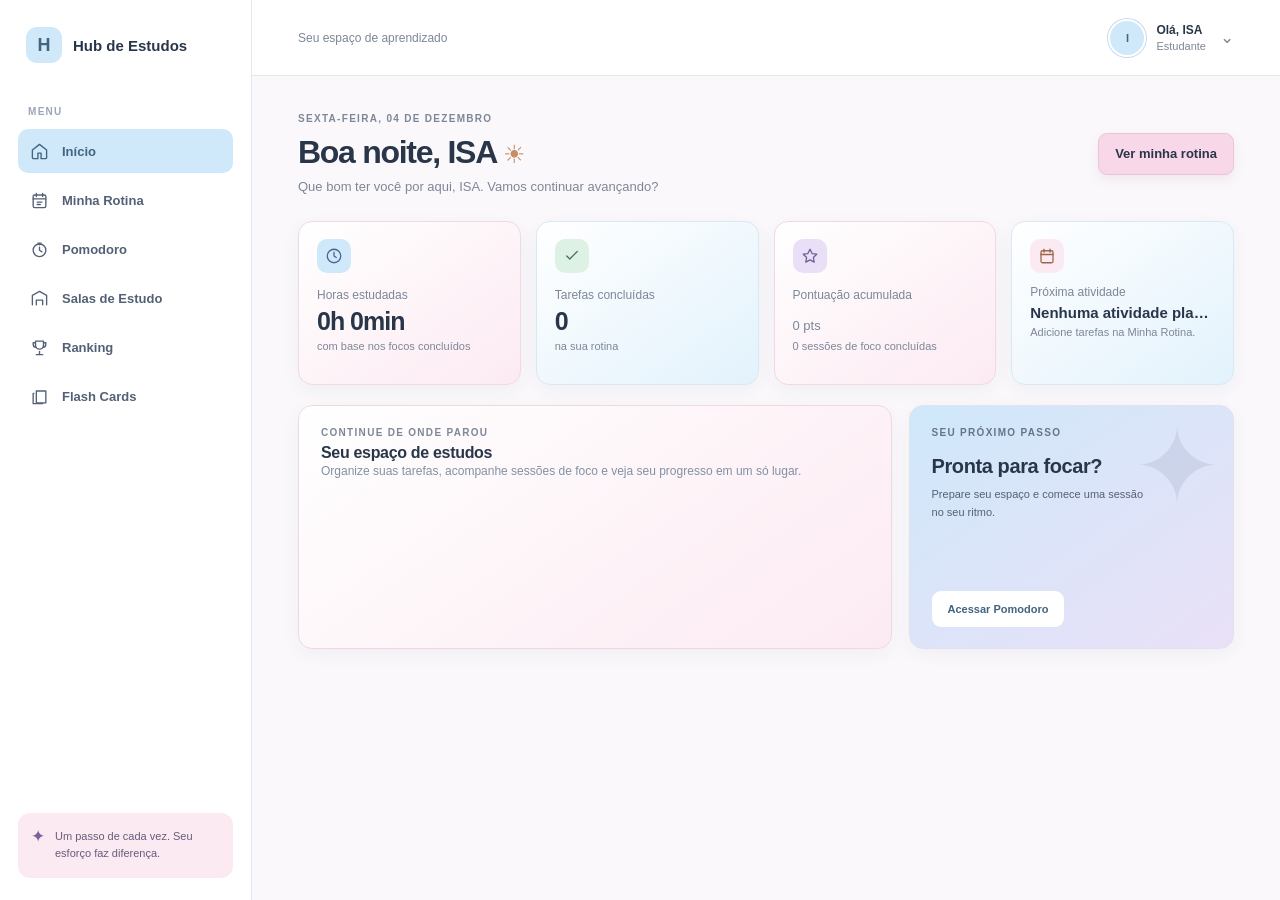
<file: index.html>
<!DOCTYPE html>
<html lang="pt-BR">
<head>
  <meta charset="UTF-8">
  <meta name="viewport" content="width=device-width, initial-scale=1.0">
  <meta name="theme-color" content="#FAF8FB">
  <meta name="description" content="Acompanhe seu progresso e organize seus estudos no Hub de Estudos.">
  <title>Início | Hub de Estudos</title>
  <link rel="stylesheet" href="css/style.css">
  <script src="js/common.js" defer></script>
  <script src="js/dashboard.js" defer></script>
</head>
<body>
  <div class="app-shell">
    <aside class="sidebar" id="sidebar">
      <a class="brand" href="index.html" aria-label="Hub de Estudos — início">
        <span class="brand-mark" aria-hidden="true">H</span>
        <span>Hub de Estudos</span>
      </a>
      <p class="nav-label">MENU</p>
      <nav class="main-nav" aria-label="Menu principal">
        <a class="nav-link" data-page="index.html" href="index.html"><svg viewBox="0 0 24 24" aria-hidden="true"><path d="m3 10 9-7 9 7v10a1 1 0 0 1-1 1h-6v-7h-4v7H4a1 1 0 0 1-1-1z"/></svg><span>Início</span></a>
        <a class="nav-link" data-page="rotina.html" href="rotina.html"><svg viewBox="0 0 24 24" aria-hidden="true"><rect x="4" y="5" width="16" height="16" rx="2"/><path d="M8 3v4m8-4v4M4 10h16m-11 4h6m-6 3h4"/></svg><span>Minha Rotina</span></a>
        <a class="nav-link" data-page="pomodoro.html" href="pomodoro.html"><svg viewBox="0 0 24 24" aria-hidden="true"><circle cx="12" cy="13" r="8"/><path d="M12 9v4l3 2m-5-11h4m-2 0v2"/></svg><span>Pomodoro</span></a>
        <a class="nav-link" data-page="salas.html" href="salas.html"><svg viewBox="0 0 24 24" aria-hidden="true"><path d="M3 20V8l9-5 9 5v12M8 20v-6h8v6"/></svg><span>Salas de Estudo</span></a>
        <a class="nav-link" data-page="ranking.html" href="ranking.html"><svg viewBox="0 0 24 24" aria-hidden="true"><path d="M8 21h8m-4-4v4M7 4h10v5a5 5 0 0 1-10 0zm0 2H4v2a4 4 0 0 0 4 4m9-6h3v2a4 4 0 0 1-4 4"/></svg><span>Ranking</span></a>
        <a class="nav-link" data-page="flashcards.html" href="flashcards.html"><svg viewBox="0 0 24 24" aria-hidden="true"><path d="M8 5h12v15H8zM5 8H4v13h12v-1"/></svg><span>Flash Cards</span></a>
      </nav>
      <div class="sidebar-note"><span class="note-icon" aria-hidden="true">✦</span><p>Um passo de cada vez. Seu esforço faz diferença.</p></div>
    </aside>
    <button class="sidebar-backdrop" type="button" aria-label="Fechar menu" hidden></button>
    <div class="main-shell">
      <header class="topbar">
        <button class="menu-toggle" type="button" aria-label="Abrir menu" aria-controls="sidebar" aria-expanded="false"><svg viewBox="0 0 24 24" aria-hidden="true"><path d="M4 6h16M4 12h16M4 18h16"/></svg></button>
        <p class="topbar-caption">Seu espaço de aprendizado</p>
        <div class="student-profile" aria-label="Perfil do estudante"><span class="avatar" aria-hidden="true">I</span><span class="profile-copy"><strong id="header-student-name">Olá, ISA</strong><span>Estudante</span></span><span class="profile-chevron" aria-hidden="true">⌄</span></div>
      </header>
      <main class="dashboard" id="inicio">
        <section class="welcome-row" aria-labelledby="welcome-title">
          <div>
            <p class="eyebrow" id="welcome-date"></p>
            <h1 id="welcome-title"><span id="welcome-greeting"></span>, <span id="welcome-student-name">ISA</span> <span aria-hidden="true">☀</span></h1>
            <p class="welcome-message">Que bom ter você por aqui, ISA. Vamos continuar avançando?</p>
          </div>
          <a class="button button-primary" href="rotina.html">Ver minha rotina</a>
        </section>
        <section class="stats-grid" aria-label="Resumo dos estudos">
          <article class="stat-card"><div class="stat-icon icon-blue" aria-hidden="true"><svg viewBox="0 0 24 24"><circle cx="12" cy="12" r="9"/><path d="M12 7v5l3 2"/></svg></div><p class="stat-label">Horas estudadas</p><p class="stat-value" id="hours-studied">0h 0min</p><p class="stat-note">com base nos focos concluídos</p></article>
          <article class="stat-card"><div class="stat-icon icon-green" aria-hidden="true"><svg viewBox="0 0 24 24"><path d="m5 12 4 4L19 6"/></svg></div><p class="stat-label">Tarefas concluídas</p><p class="stat-value" id="completed-task-count" aria-live="polite">0</p><p class="stat-note">na sua rotina</p></article>
          <article class="stat-card"><div class="stat-icon icon-purple" aria-hidden="true"><svg viewBox="0 0 24 24"><path d="m12 3 2.8 5.7 6.2.9-4.5 4.4 1.1 6.2-5.6-3-5.6 3 1.1-6.2L3 9.6l6.2-.9z"/></svg></div><p class="stat-label">Pontuação acumulada</p><p class="stat-value"><span id="score-points">0</span><span> pts</span></p><p class="stat-note"><span id="focus-sessions-count">0</span> sessões de foco concluídas</p><p class="score-storage-status" id="score-storage-status" role="status" aria-live="polite"></p></article>
          <article class="stat-card next-stat"><div class="stat-icon icon-orange" aria-hidden="true"><svg viewBox="0 0 24 24"><rect x="4" y="5" width="16" height="16" rx="2"/><path d="M8 3v4m8-4v4M4 10h16"/></svg></div><p class="stat-label">Próxima atividade</p><p class="next-activity-title" id="next-activity-title">Nenhuma atividade planejada</p><p class="stat-note" id="next-activity-details">Adicione tarefas na Minha Rotina.</p></article>
        </section>
        <p class="score-storage-status" id="dashboard-storage-status" role="status" aria-live="polite"></p>
        <section class="content-grid dashboard-shortcuts" aria-label="Acessos principais">
          <article class="panel activity-panel">
            <div class="panel-heading"><div><p class="eyebrow">CONTINUE DE ONDE PAROU</p><h2>Seu espaço de estudos</h2></div></div>
            <p class="routine-description">Organize suas tarefas, acompanhe sessões de foco e veja seu progresso em um só lugar.</p>
          </article>
          <article class="panel focus-panel">
            <div class="focus-decoration" aria-hidden="true">✦</div><p class="eyebrow">SEU PRÓXIMO PASSO</p><h2>Pronta para focar?</h2><p>Prepare seu espaço e comece uma sessão no seu ritmo.</p><a class="button button-light" href="pomodoro.html">Acessar Pomodoro</a>
          </article>
        </section>
      </main>
    </div>
  </div>
</body>
</html>
</file>
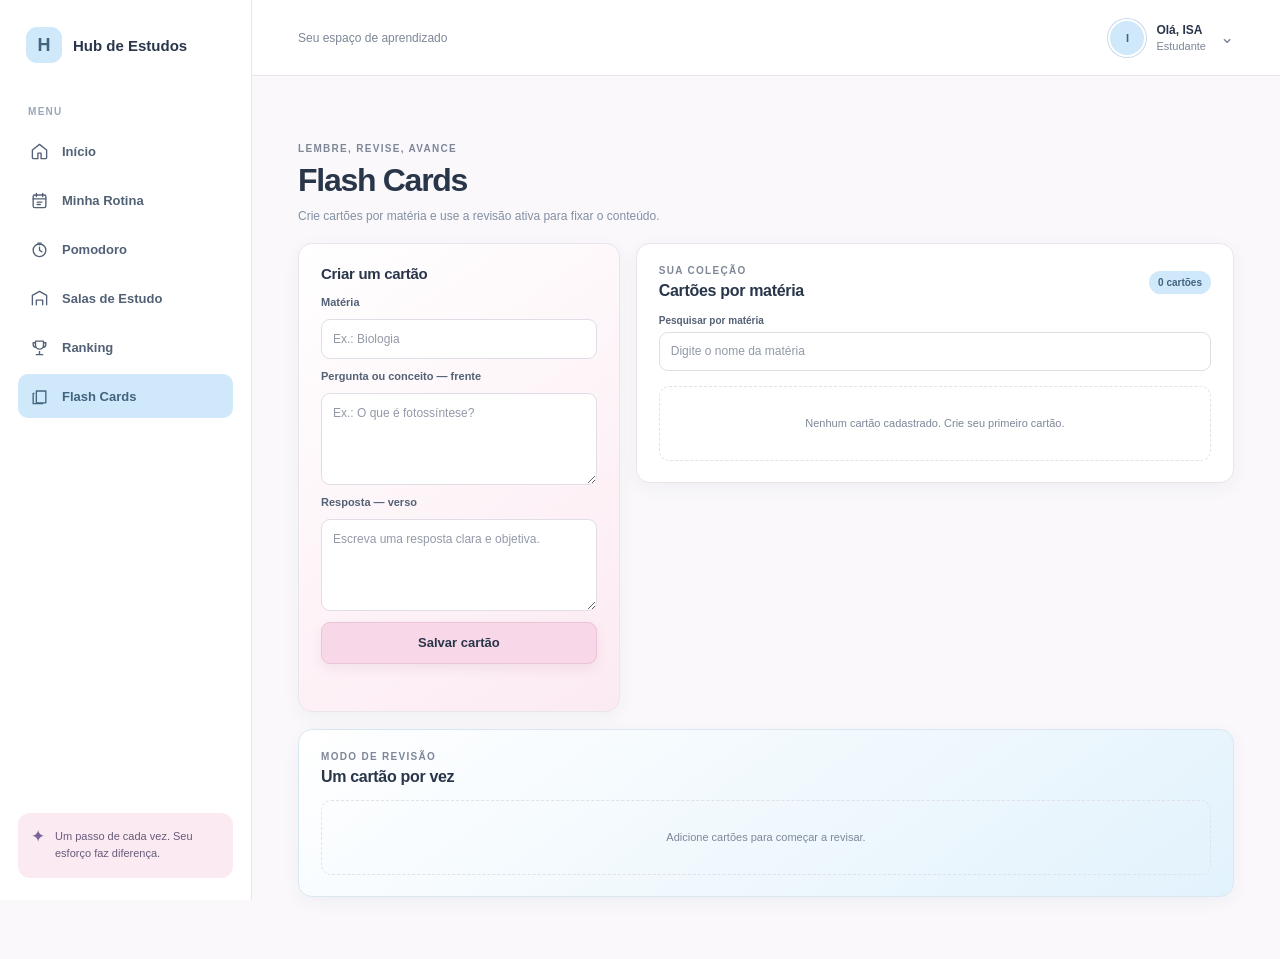
<file: flashcards.html>
<!DOCTYPE html>
<html lang="pt-BR">
<head>
  <meta charset="UTF-8">
  <meta name="viewport" content="width=device-width, initial-scale=1.0">
  <meta name="theme-color" content="#FAF8FB">
  <meta name="description" content="Crie e revise flash cards por matéria no Hub de Estudos.">
  <title>Flash Cards | Hub de Estudos</title>
  <link rel="stylesheet" href="css/style.css">
  <script src="js/common.js" defer></script>
  <script src="js/flashcards.js" defer></script>
</head>
<body>
  <div class="app-shell">
    <aside class="sidebar" id="sidebar">
      <a class="brand" href="index.html" aria-label="Hub de Estudos — início"><span class="brand-mark" aria-hidden="true">H</span><span>Hub de Estudos</span></a>
      <p class="nav-label">MENU</p>
      <nav class="main-nav" aria-label="Menu principal">
        <a class="nav-link" data-page="index.html" href="index.html"><svg viewBox="0 0 24 24" aria-hidden="true"><path d="m3 10 9-7 9 7v10a1 1 0 0 1-1 1h-6v-7h-4v7H4a1 1 0 0 1-1-1z"/></svg><span>Início</span></a>
        <a class="nav-link" data-page="rotina.html" href="rotina.html"><svg viewBox="0 0 24 24" aria-hidden="true"><rect x="4" y="5" width="16" height="16" rx="2"/><path d="M8 3v4m8-4v4M4 10h16m-11 4h6m-6 3h4"/></svg><span>Minha Rotina</span></a>
        <a class="nav-link" data-page="pomodoro.html" href="pomodoro.html"><svg viewBox="0 0 24 24" aria-hidden="true"><circle cx="12" cy="13" r="8"/><path d="M12 9v4l3 2m-5-11h4m-2 0v2"/></svg><span>Pomodoro</span></a>
        <a class="nav-link" data-page="salas.html" href="salas.html"><svg viewBox="0 0 24 24" aria-hidden="true"><path d="M3 20V8l9-5 9 5v12M8 20v-6h8v6"/></svg><span>Salas de Estudo</span></a>
        <a class="nav-link" data-page="ranking.html" href="ranking.html"><svg viewBox="0 0 24 24" aria-hidden="true"><path d="M8 21h8m-4-4v4M7 4h10v5a5 5 0 0 1-10 0zm0 2H4v2a4 4 0 0 0 4 4m9-6h3v2a4 4 0 0 1-4 4"/></svg><span>Ranking</span></a>
        <a class="nav-link" data-page="flashcards.html" href="flashcards.html"><svg viewBox="0 0 24 24" aria-hidden="true"><path d="M8 5h12v15H8zM5 8H4v13h12v-1"/></svg><span>Flash Cards</span></a>
      </nav>
      <div class="sidebar-note"><span class="note-icon" aria-hidden="true">✦</span><p>Um passo de cada vez. Seu esforço faz diferença.</p></div>
    </aside>
    <button class="sidebar-backdrop" type="button" aria-label="Fechar menu" hidden></button>
    <div class="main-shell">
      <header class="topbar"><button class="menu-toggle" type="button" aria-label="Abrir menu" aria-controls="sidebar" aria-expanded="false"><svg viewBox="0 0 24 24" aria-hidden="true"><path d="M4 6h16M4 12h16M4 18h16"/></svg></button><p class="topbar-caption">Seu espaço de aprendizado</p><div class="student-profile" aria-label="Perfil do estudante"><span class="avatar" aria-hidden="true">I</span><span class="profile-copy"><strong id="header-student-name">Olá, ISA</strong><span>Estudante</span></span><span class="profile-chevron" aria-hidden="true">⌄</span></div></header>
      <main class="dashboard">
        <section class="flashcards-section" aria-labelledby="flashcards-title">
          <div class="community-heading">
            <p class="eyebrow">LEMBRE, REVISE, AVANCE</p>
            <h1 id="flashcards-title">Flash Cards</h1>
            <p>Crie cartões por matéria e use a revisão ativa para fixar o conteúdo.</p>
          </div>
          <div class="flashcards-layout">
            <form class="panel flashcard-form" id="flashcard-form">
              <h2 id="flashcard-form-title">Criar um cartão</h2>
              <label for="flashcard-subject">Matéria</label>
              <input id="flashcard-subject" name="subject" type="text" maxlength="60" placeholder="Ex.: Biologia" required>
              <label for="flashcard-question">Pergunta ou conceito — frente</label>
              <textarea id="flashcard-question" name="question" maxlength="300" placeholder="Ex.: O que é fotossíntese?" required></textarea>
              <label for="flashcard-answer">Resposta — verso</label>
              <textarea id="flashcard-answer" name="answer" maxlength="2000" placeholder="Escreva uma resposta clara e objetiva." required></textarea>
              <button class="button button-primary" id="flashcard-submit" type="submit">Salvar cartão</button>
              <button class="button button-secondary" id="flashcard-cancel-edit" type="button" hidden>Cancelar edição</button>
              <p class="flashcard-feedback" id="flashcard-feedback" role="status" aria-live="polite"></p>
            </form>
            <section class="panel flashcard-library" aria-labelledby="flashcard-library-title">
              <div class="panel-heading flashcard-library-heading">
                <div><p class="eyebrow">SUA COLEÇÃO</p><h2 id="flashcard-library-title">Cartões por matéria</h2></div>
                <span class="flashcard-count" id="flashcard-count">0 cartões</span>
              </div>
              <div class="flashcard-search">
                <label for="flashcard-search-input">Pesquisar por matéria</label>
                <input id="flashcard-search-input" type="search" maxlength="60" placeholder="Digite o nome da matéria">
              </div>
              <p class="empty-state" id="flashcard-empty-state">Nenhum cartão cadastrado. Crie seu primeiro cartão.</p>
              <div class="flashcard-groups" id="flashcard-groups"></div>
            </section>
          </div>
          <section class="panel flashcard-review" aria-labelledby="review-title">
            <div class="panel-heading flashcard-review-heading">
              <div><p class="eyebrow">MODO DE REVISÃO</p><h2 id="review-title">Um cartão por vez</h2></div>
            </div>
            <p class="empty-state review-empty-state" id="review-empty-state">Adicione cartões para começar a revisar.</p>
            <div class="review-content" id="review-content" hidden>
              <div class="review-progress"><span id="review-position"></span><span class="review-subject" id="review-subject"></span></div>
              <article class="review-card" aria-live="polite">
                <p class="eyebrow">PERGUNTA</p>
                <p class="review-question" id="review-question"></p>
                <button class="button button-secondary review-reveal" id="review-reveal" type="button">Revelar resposta</button>
                <div class="review-answer-area" id="review-answer-area" hidden>
                  <p class="eyebrow">RESPOSTA</p>
                  <p class="review-answer" id="review-answer"></p>
                </div>
              </article>
              <div class="review-controls" role="group" aria-label="Avalie sua revisão">
                <button class="button button-secondary" id="review-learned" type="button" aria-pressed="false" disabled>Aprendi</button>
                <button class="button button-secondary" id="review-needs-review" type="button" aria-pressed="false" disabled>Preciso revisar</button>
                <button class="button button-primary" id="review-next" type="button" disabled>Próximo cartão</button>
              </div>
              <p class="review-feedback" id="review-feedback" role="status" aria-live="polite"></p>
            </div>
            <div class="review-complete" id="review-complete" hidden>
              <p id="review-summary"></p>
              <button class="button button-secondary" id="review-again" type="button">Recomeçar revisão</button>
            </div>
          </section>
        </section>
      </main>
    </div>
  </div>
</body>
</html>
</file>
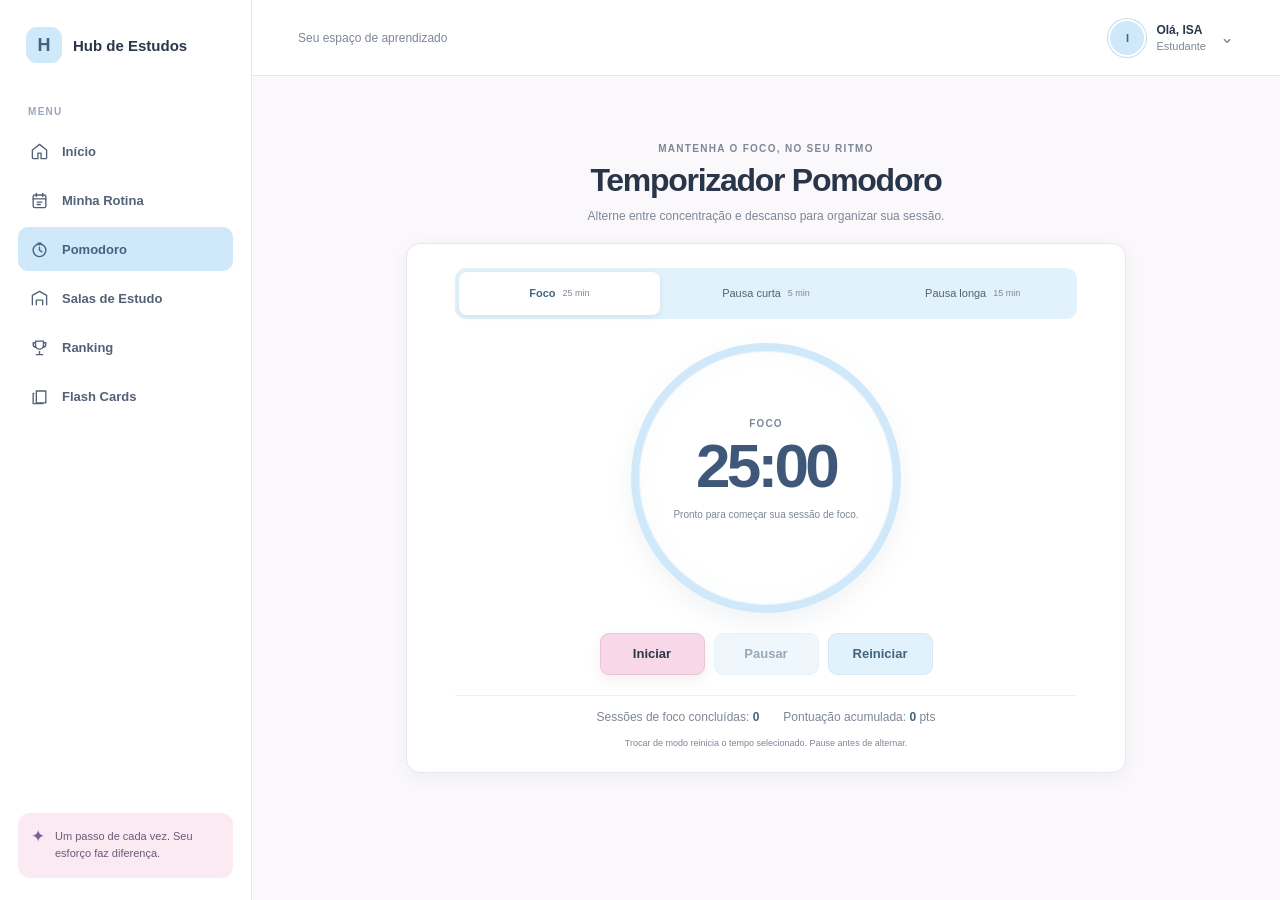
<file: pomodoro.html>
<!DOCTYPE html>
<html lang="pt-BR">
<head>
  <meta charset="UTF-8">
  <meta name="viewport" content="width=device-width, initial-scale=1.0">
  <meta name="theme-color" content="#FAF8FB">
  <meta name="description" content="Use o cronômetro Pomodoro para organizar seus períodos de foco e descanso.">
  <title>Pomodoro | Hub de Estudos</title>
  <link rel="stylesheet" href="css/style.css">
  <script src="js/common.js" defer></script>
  <script src="js/pomodoro.js" defer></script>
</head>
<body>
  <div class="app-shell">
    <aside class="sidebar" id="sidebar">
      <a class="brand" href="index.html" aria-label="Hub de Estudos — início"><span class="brand-mark" aria-hidden="true">H</span><span>Hub de Estudos</span></a>
      <p class="nav-label">MENU</p>
      <nav class="main-nav" aria-label="Menu principal">
        <a class="nav-link" data-page="index.html" href="index.html"><svg viewBox="0 0 24 24" aria-hidden="true"><path d="m3 10 9-7 9 7v10a1 1 0 0 1-1 1h-6v-7h-4v7H4a1 1 0 0 1-1-1z"/></svg><span>Início</span></a>
        <a class="nav-link" data-page="rotina.html" href="rotina.html"><svg viewBox="0 0 24 24" aria-hidden="true"><rect x="4" y="5" width="16" height="16" rx="2"/><path d="M8 3v4m8-4v4M4 10h16m-11 4h6m-6 3h4"/></svg><span>Minha Rotina</span></a>
        <a class="nav-link" data-page="pomodoro.html" href="pomodoro.html"><svg viewBox="0 0 24 24" aria-hidden="true"><circle cx="12" cy="13" r="8"/><path d="M12 9v4l3 2m-5-11h4m-2 0v2"/></svg><span>Pomodoro</span></a>
        <a class="nav-link" data-page="salas.html" href="salas.html"><svg viewBox="0 0 24 24" aria-hidden="true"><path d="M3 20V8l9-5 9 5v12M8 20v-6h8v6"/></svg><span>Salas de Estudo</span></a>
        <a class="nav-link" data-page="ranking.html" href="ranking.html"><svg viewBox="0 0 24 24" aria-hidden="true"><path d="M8 21h8m-4-4v4M7 4h10v5a5 5 0 0 1-10 0zm0 2H4v2a4 4 0 0 0 4 4m9-6h3v2a4 4 0 0 1-4 4"/></svg><span>Ranking</span></a>
        <a class="nav-link" data-page="flashcards.html" href="flashcards.html"><svg viewBox="0 0 24 24" aria-hidden="true"><path d="M8 5h12v15H8zM5 8H4v13h12v-1"/></svg><span>Flash Cards</span></a>
      </nav>
      <div class="sidebar-note"><span class="note-icon" aria-hidden="true">✦</span><p>Um passo de cada vez. Seu esforço faz diferença.</p></div>
    </aside>
    <button class="sidebar-backdrop" type="button" aria-label="Fechar menu" hidden></button>
    <div class="main-shell">
      <header class="topbar"><button class="menu-toggle" type="button" aria-label="Abrir menu" aria-controls="sidebar" aria-expanded="false"><svg viewBox="0 0 24 24" aria-hidden="true"><path d="M4 6h16M4 12h16M4 18h16"/></svg></button><p class="topbar-caption">Seu espaço de aprendizado</p><div class="student-profile" aria-label="Perfil do estudante"><span class="avatar" aria-hidden="true">I</span><span class="profile-copy"><strong id="header-student-name">Olá, ISA</strong><span>Estudante</span></span><span class="profile-chevron" aria-hidden="true">⌄</span></div></header>
      <main class="dashboard">
        <section class="pomodoro-section" id="pomodoro" aria-labelledby="pomodoro-title">
          <div class="pomodoro-heading"><p class="eyebrow">MANTENHA O FOCO, NO SEU RITMO</p><h1 id="pomodoro-title">Temporizador Pomodoro</h1><p>Alterne entre concentração e descanso para organizar sua sessão.</p></div>
          <div class="panel pomodoro-card">
            <div class="pomodoro-modes" role="group" aria-label="Duração do Pomodoro"><button class="mode-button is-selected" type="button" data-mode="focus" aria-pressed="true"><span>Foco</span><span class="mode-duration">25 min</span></button><button class="mode-button" type="button" data-mode="shortBreak" aria-pressed="false"><span>Pausa curta</span><span class="mode-duration">5 min</span></button><button class="mode-button" type="button" data-mode="longBreak" aria-pressed="false"><span>Pausa longa</span><span class="mode-duration">15 min</span></button></div>
            <div class="timer-face"><p class="timer-mode-label" id="pomodoro-mode-label">Foco</p><time class="timer-display" id="pomodoro-timer" role="timer" aria-live="off" aria-label="25 minutos restantes">25:00</time><p class="pomodoro-status" id="pomodoro-status" role="status" aria-live="polite">Pronto para começar sua sessão de foco.</p></div>
            <div class="pomodoro-controls"><button class="button button-primary" id="pomodoro-start" type="button"><span>Iniciar</span></button><button class="button button-secondary" id="pomodoro-pause" type="button" disabled><span>Pausar</span></button><button class="button button-secondary" id="pomodoro-reset" type="button"><span>Reiniciar</span></button></div>
            <div class="pomodoro-progress" aria-live="polite"><p>Sessões de foco concluídas: <strong id="focus-sessions-count">0</strong></p><p>Pontuação acumulada: <strong id="score-points">0</strong> pts</p></div>
            <p class="score-storage-status" id="score-storage-status" role="status" aria-live="polite"></p>
            <p class="pomodoro-hint">Trocar de modo reinicia o tempo selecionado. Pause antes de alternar.</p>
          </div>
        </section>
      </main>
    </div>
  </div>
</body>
</html>
</file>
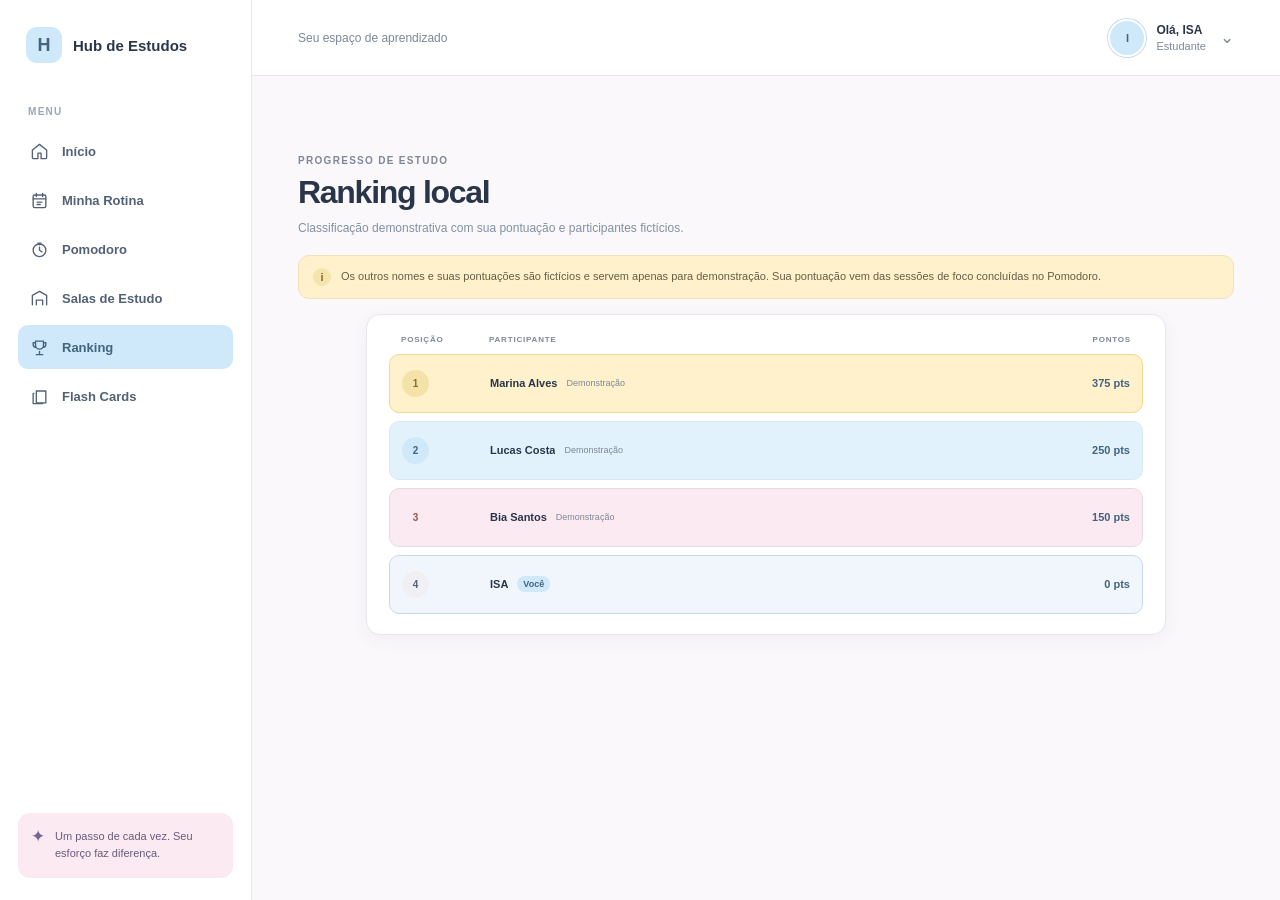
<file: ranking.html>
<!DOCTYPE html>
<html lang="pt-BR">
<head>
  <meta charset="UTF-8">
  <meta name="viewport" content="width=device-width, initial-scale=1.0">
  <meta name="theme-color" content="#FAF8FB">
  <meta name="description" content="Veja a classificação demonstrativa de estudos no Hub de Estudos.">
  <title>Ranking | Hub de Estudos</title>
  <link rel="stylesheet" href="css/style.css">
  <script src="js/common.js" defer></script>
  <script src="js/ranking.js" defer></script>
</head>
<body>
  <div class="app-shell">
    <aside class="sidebar" id="sidebar">
      <a class="brand" href="index.html" aria-label="Hub de Estudos — início"><span class="brand-mark" aria-hidden="true">H</span><span>Hub de Estudos</span></a>
      <p class="nav-label">MENU</p>
      <nav class="main-nav" aria-label="Menu principal">
        <a class="nav-link" data-page="index.html" href="index.html"><svg viewBox="0 0 24 24" aria-hidden="true"><path d="m3 10 9-7 9 7v10a1 1 0 0 1-1 1h-6v-7h-4v7H4a1 1 0 0 1-1-1z"/></svg><span>Início</span></a>
        <a class="nav-link" data-page="rotina.html" href="rotina.html"><svg viewBox="0 0 24 24" aria-hidden="true"><rect x="4" y="5" width="16" height="16" rx="2"/><path d="M8 3v4m8-4v4M4 10h16m-11 4h6m-6 3h4"/></svg><span>Minha Rotina</span></a>
        <a class="nav-link" data-page="pomodoro.html" href="pomodoro.html"><svg viewBox="0 0 24 24" aria-hidden="true"><circle cx="12" cy="13" r="8"/><path d="M12 9v4l3 2m-5-11h4m-2 0v2"/></svg><span>Pomodoro</span></a>
        <a class="nav-link" data-page="salas.html" href="salas.html"><svg viewBox="0 0 24 24" aria-hidden="true"><path d="M3 20V8l9-5 9 5v12M8 20v-6h8v6"/></svg><span>Salas de Estudo</span></a>
        <a class="nav-link" data-page="ranking.html" href="ranking.html"><svg viewBox="0 0 24 24" aria-hidden="true"><path d="M8 21h8m-4-4v4M7 4h10v5a5 5 0 0 1-10 0zm0 2H4v2a4 4 0 0 0 4 4m9-6h3v2a4 4 0 0 1-4 4"/></svg><span>Ranking</span></a>
        <a class="nav-link" data-page="flashcards.html" href="flashcards.html"><svg viewBox="0 0 24 24" aria-hidden="true"><path d="M8 5h12v15H8zM5 8H4v13h12v-1"/></svg><span>Flash Cards</span></a>
      </nav>
      <div class="sidebar-note"><span class="note-icon" aria-hidden="true">✦</span><p>Um passo de cada vez. Seu esforço faz diferença.</p></div>
    </aside>
    <button class="sidebar-backdrop" type="button" aria-label="Fechar menu" hidden></button>
    <div class="main-shell">
      <header class="topbar"><button class="menu-toggle" type="button" aria-label="Abrir menu" aria-controls="sidebar" aria-expanded="false"><svg viewBox="0 0 24 24" aria-hidden="true"><path d="M4 6h16M4 12h16M4 18h16"/></svg></button><p class="topbar-caption">Seu espaço de aprendizado</p><div class="student-profile" aria-label="Perfil do estudante"><span class="avatar" aria-hidden="true">I</span><span class="profile-copy"><strong id="header-student-name">Olá, ISA</strong><span>Estudante</span></span><span class="profile-chevron" aria-hidden="true">⌄</span></div></header>
      <main class="dashboard">
        <section class="ranking-section" id="ranking" aria-labelledby="ranking-title">
          <div class="community-heading"><p class="eyebrow">PROGRESSO DE ESTUDO</p><h1 id="ranking-title">Ranking local</h1><p>Classificação demonstrativa com sua pontuação e participantes fictícios.</p></div>
          <div class="demo-notice" role="note"><span class="notice-mark" aria-hidden="true">i</span><p>Os outros nomes e suas pontuações são fictícios e servem apenas para demonstração. Sua pontuação vem das sessões de foco concluídas no Pomodoro.</p></div>
          <section class="panel ranking-panel" aria-label="Classificação por pontuação"><div class="ranking-header"><span>POSIÇÃO</span><span>PARTICIPANTE</span><span>PONTOS</span></div><ol class="ranking-list" id="ranking-list"></ol></section>
        </section>
      </main>
    </div>
  </div>
</body>
</html>
</file>
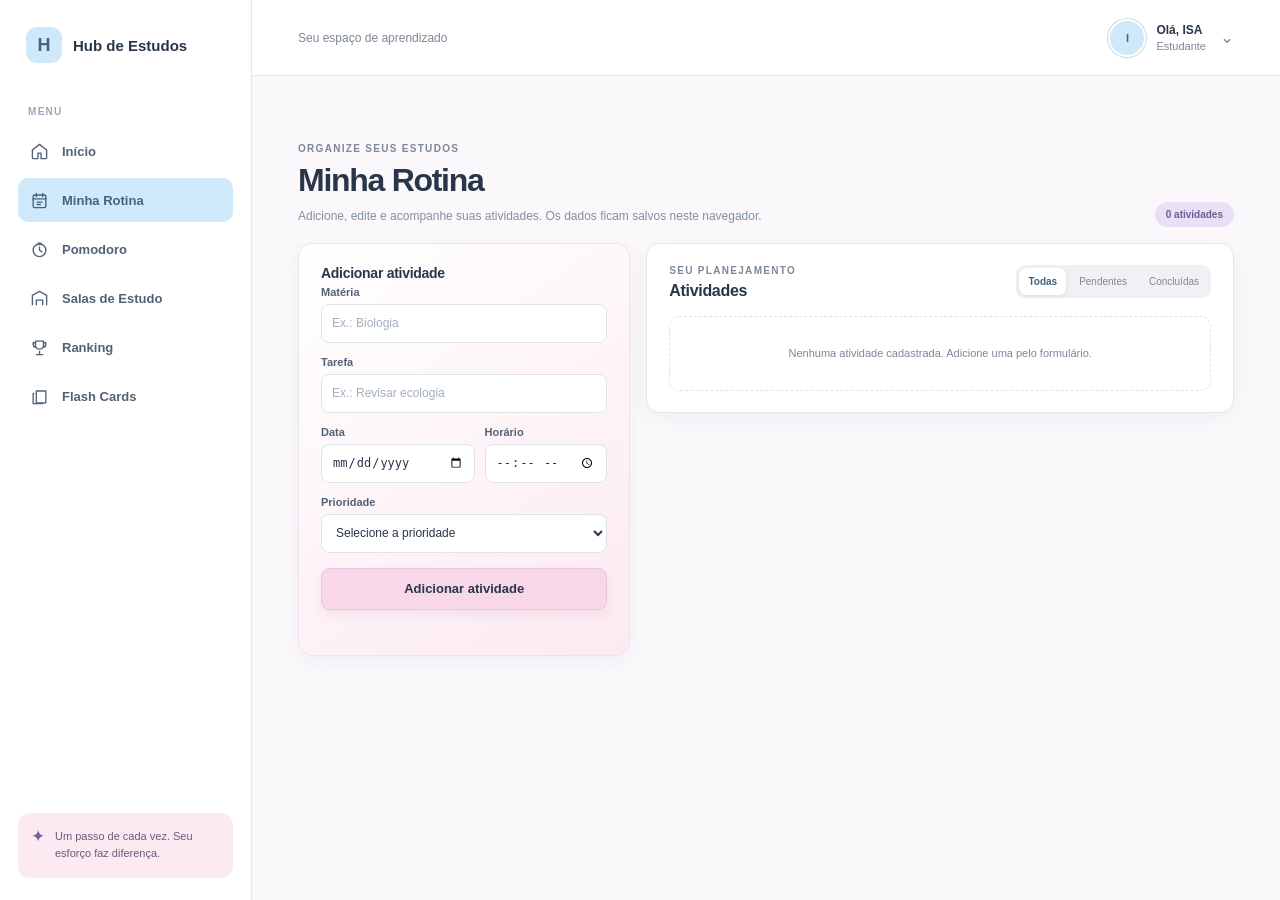
<file: rotina.html>
<!DOCTYPE html>
<html lang="pt-BR">
<head>
  <meta charset="UTF-8">
  <meta name="viewport" content="width=device-width, initial-scale=1.0">
  <meta name="theme-color" content="#FAF8FB">
  <meta name="description" content="Organize matérias, tarefas e prioridades no Hub de Estudos.">
  <title>Minha Rotina | Hub de Estudos</title>
  <link rel="stylesheet" href="css/style.css">
  <script src="js/common.js" defer></script>
  <script src="js/routine.js" defer></script>
</head>
<body>
  <div class="app-shell">
    <aside class="sidebar" id="sidebar">
      <a class="brand" href="index.html" aria-label="Hub de Estudos — início"><span class="brand-mark" aria-hidden="true">H</span><span>Hub de Estudos</span></a>
      <p class="nav-label">MENU</p>
      <nav class="main-nav" aria-label="Menu principal">
        <a class="nav-link" data-page="index.html" href="index.html"><svg viewBox="0 0 24 24" aria-hidden="true"><path d="m3 10 9-7 9 7v10a1 1 0 0 1-1 1h-6v-7h-4v7H4a1 1 0 0 1-1-1z"/></svg><span>Início</span></a>
        <a class="nav-link" data-page="rotina.html" href="rotina.html"><svg viewBox="0 0 24 24" aria-hidden="true"><rect x="4" y="5" width="16" height="16" rx="2"/><path d="M8 3v4m8-4v4M4 10h16m-11 4h6m-6 3h4"/></svg><span>Minha Rotina</span></a>
        <a class="nav-link" data-page="pomodoro.html" href="pomodoro.html"><svg viewBox="0 0 24 24" aria-hidden="true"><circle cx="12" cy="13" r="8"/><path d="M12 9v4l3 2m-5-11h4m-2 0v2"/></svg><span>Pomodoro</span></a>
        <a class="nav-link" data-page="salas.html" href="salas.html"><svg viewBox="0 0 24 24" aria-hidden="true"><path d="M3 20V8l9-5 9 5v12M8 20v-6h8v6"/></svg><span>Salas de Estudo</span></a>
        <a class="nav-link" data-page="ranking.html" href="ranking.html"><svg viewBox="0 0 24 24" aria-hidden="true"><path d="M8 21h8m-4-4v4M7 4h10v5a5 5 0 0 1-10 0zm0 2H4v2a4 4 0 0 0 4 4m9-6h3v2a4 4 0 0 1-4 4"/></svg><span>Ranking</span></a>
        <a class="nav-link" data-page="flashcards.html" href="flashcards.html"><svg viewBox="0 0 24 24" aria-hidden="true"><path d="M8 5h12v15H8zM5 8H4v13h12v-1"/></svg><span>Flash Cards</span></a>
      </nav>
      <div class="sidebar-note"><span class="note-icon" aria-hidden="true">✦</span><p>Um passo de cada vez. Seu esforço faz diferença.</p></div>
    </aside>
    <button class="sidebar-backdrop" type="button" aria-label="Fechar menu" hidden></button>
    <div class="main-shell">
      <header class="topbar"><button class="menu-toggle" type="button" aria-label="Abrir menu" aria-controls="sidebar" aria-expanded="false"><svg viewBox="0 0 24 24" aria-hidden="true"><path d="M4 6h16M4 12h16M4 18h16"/></svg></button><p class="topbar-caption">Seu espaço de aprendizado</p><div class="student-profile" aria-label="Perfil do estudante"><span class="avatar" aria-hidden="true">I</span><span class="profile-copy"><strong id="header-student-name">Olá, ISA</strong><span>Estudante</span></span><span class="profile-chevron" aria-hidden="true">⌄</span></div></header>
      <main class="dashboard">
        <section class="routine-section" id="minha-rotina" aria-labelledby="routine-title">
          <div class="routine-heading"><div><p class="eyebrow">ORGANIZE SEUS ESTUDOS</p><h1 id="routine-title">Minha Rotina</h1><p class="routine-description">Adicione, edite e acompanhe suas atividades. Os dados ficam salvos neste navegador.</p></div><span class="routine-total" id="activity-total" aria-live="polite">0 atividades</span></div>
          <div class="routine-layout">
            <form class="panel routine-form" id="activity-form">
              <h2 id="activity-form-title">Adicionar atividade</h2>
              <div class="form-field"><label for="activity-subject">Matéria</label><input id="activity-subject" name="subject" type="text" maxlength="60" placeholder="Ex.: Biologia" required></div>
              <div class="form-field"><label for="activity-task">Tarefa</label><input id="activity-task" name="task" type="text" maxlength="100" placeholder="Ex.: Revisar ecologia" required></div>
              <div class="form-row"><div class="form-field"><label for="activity-date">Data</label><input id="activity-date" name="date" type="date" required></div><div class="form-field"><label for="activity-time">Horário</label><input id="activity-time" name="time" type="time" required></div></div>
              <div class="form-field"><label for="activity-priority">Prioridade</label><select id="activity-priority" name="priority" required><option value="" selected disabled>Selecione a prioridade</option><option value="low">Baixa</option><option value="medium">Média</option><option value="high">Alta</option></select></div>
              <button class="button button-primary submit-activity" id="activity-submit" type="submit">Adicionar atividade</button>
              <button class="button button-secondary cancel-edit" id="cancel-edit" type="button" hidden>Cancelar edição</button>
              <p class="form-feedback" id="form-feedback" role="status" aria-live="polite"></p>
            </form>
            <section class="panel routine-list-panel" aria-labelledby="activity-list-title">
              <div class="panel-heading routine-list-heading"><div><p class="eyebrow">SEU PLANEJAMENTO</p><h2 id="activity-list-title">Atividades</h2></div><div class="activity-filters" role="group" aria-label="Filtrar atividades"><button class="filter-button is-selected" type="button" data-filter="all" aria-pressed="true">Todas</button><button class="filter-button" type="button" data-filter="pending" aria-pressed="false">Pendentes</button><button class="filter-button" type="button" data-filter="completed" aria-pressed="false">Concluídas</button></div></div>
              <p class="empty-state" id="empty-state">Nenhuma atividade cadastrada. Adicione uma pelo formulário.</p>
              <ul class="routine-list" id="activity-list" aria-live="polite"></ul>
            </section>
          </div>
        </section>
      </main>
    </div>
  </div>
</body>
</html>
</file>
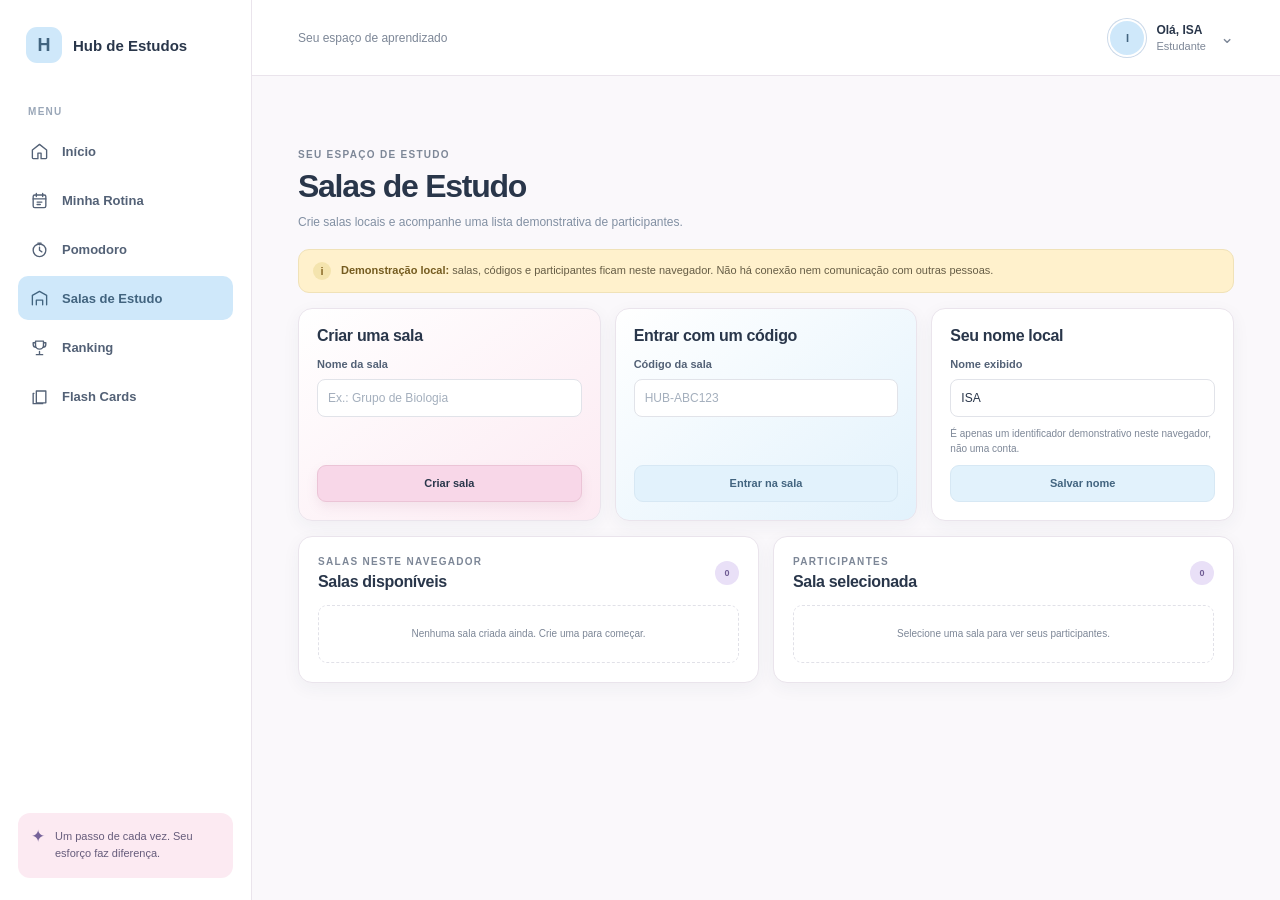
<file: salas.html>
<!DOCTYPE html>
<html lang="pt-BR">
<head>
  <meta charset="UTF-8">
  <meta name="viewport" content="width=device-width, initial-scale=1.0">
  <meta name="theme-color" content="#FAF8FB">
  <meta name="description" content="Crie e acompanhe salas demonstrativas de estudo no Hub de Estudos.">
  <title>Salas de Estudo | Hub de Estudos</title>
  <link rel="stylesheet" href="css/style.css">
  <script src="js/common.js" defer></script>
  <script src="js/rooms.js" defer></script>
</head>
<body>
  <div class="app-shell">
    <aside class="sidebar" id="sidebar">
      <a class="brand" href="index.html" aria-label="Hub de Estudos — início"><span class="brand-mark" aria-hidden="true">H</span><span>Hub de Estudos</span></a>
      <p class="nav-label">MENU</p>
      <nav class="main-nav" aria-label="Menu principal">
        <a class="nav-link" data-page="index.html" href="index.html"><svg viewBox="0 0 24 24" aria-hidden="true"><path d="m3 10 9-7 9 7v10a1 1 0 0 1-1 1h-6v-7h-4v7H4a1 1 0 0 1-1-1z"/></svg><span>Início</span></a>
        <a class="nav-link" data-page="rotina.html" href="rotina.html"><svg viewBox="0 0 24 24" aria-hidden="true"><rect x="4" y="5" width="16" height="16" rx="2"/><path d="M8 3v4m8-4v4M4 10h16m-11 4h6m-6 3h4"/></svg><span>Minha Rotina</span></a>
        <a class="nav-link" data-page="pomodoro.html" href="pomodoro.html"><svg viewBox="0 0 24 24" aria-hidden="true"><circle cx="12" cy="13" r="8"/><path d="M12 9v4l3 2m-5-11h4m-2 0v2"/></svg><span>Pomodoro</span></a>
        <a class="nav-link" data-page="salas.html" href="salas.html"><svg viewBox="0 0 24 24" aria-hidden="true"><path d="M3 20V8l9-5 9 5v12M8 20v-6h8v6"/></svg><span>Salas de Estudo</span></a>
        <a class="nav-link" data-page="ranking.html" href="ranking.html"><svg viewBox="0 0 24 24" aria-hidden="true"><path d="M8 21h8m-4-4v4M7 4h10v5a5 5 0 0 1-10 0zm0 2H4v2a4 4 0 0 0 4 4m9-6h3v2a4 4 0 0 1-4 4"/></svg><span>Ranking</span></a>
        <a class="nav-link" data-page="flashcards.html" href="flashcards.html"><svg viewBox="0 0 24 24" aria-hidden="true"><path d="M8 5h12v15H8zM5 8H4v13h12v-1"/></svg><span>Flash Cards</span></a>
      </nav>
      <div class="sidebar-note"><span class="note-icon" aria-hidden="true">✦</span><p>Um passo de cada vez. Seu esforço faz diferença.</p></div>
    </aside>
    <button class="sidebar-backdrop" type="button" aria-label="Fechar menu" hidden></button>
    <div class="main-shell">
      <header class="topbar"><button class="menu-toggle" type="button" aria-label="Abrir menu" aria-controls="sidebar" aria-expanded="false"><svg viewBox="0 0 24 24" aria-hidden="true"><path d="M4 6h16M4 12h16M4 18h16"/></svg></button><p class="topbar-caption">Seu espaço de aprendizado</p><div class="student-profile" aria-label="Perfil do estudante"><span class="avatar" aria-hidden="true">I</span><span class="profile-copy"><strong id="header-student-name">Olá, ISA</strong><span>Estudante</span></span><span class="profile-chevron" aria-hidden="true">⌄</span></div></header>
      <main class="dashboard">
        <section class="community-section" id="salas" aria-labelledby="rooms-title">
          <div class="community-heading"><p class="eyebrow">SEU ESPAÇO DE ESTUDO</p><h1 id="rooms-title">Salas de Estudo</h1><p>Crie salas locais e acompanhe uma lista demonstrativa de participantes.</p></div>
          <div class="demo-notice" role="note"><span class="notice-mark" aria-hidden="true">i</span><p><strong>Demonstração local:</strong> salas, códigos e participantes ficam neste navegador. Não há conexão nem comunicação com outras pessoas.</p></div>
          <div class="room-tools-grid">
            <form class="panel room-form" id="create-room-form"><h2>Criar uma sala</h2><label for="room-name">Nome da sala</label><input id="room-name" name="roomName" type="text" maxlength="50" placeholder="Ex.: Grupo de Biologia" required><button class="button button-primary" type="submit">Criar sala</button></form>
            <form class="panel room-form" id="join-room-form"><h2>Entrar com um código</h2><label for="room-code">Código da sala</label><input id="room-code" name="roomCode" type="text" maxlength="10" pattern="HUB-[A-Z0-9]{6}" placeholder="HUB-ABC123" title="Digite um código no formato HUB-ABC123." required><button class="button button-secondary" type="submit">Entrar na sala</button></form>
            <form class="panel participant-form" id="participant-name-form"><h2>Seu nome local</h2><label for="participant-name">Nome exibido</label><input id="participant-name" name="participantName" type="text" maxlength="30" placeholder="Seu nome" required><p>É apenas um identificador demonstrativo neste navegador, não uma conta.</p><button class="button button-secondary" type="submit">Salvar nome</button></form>
          </div>
          <p class="community-feedback" id="community-feedback" role="status" aria-live="polite"></p>
          <div class="rooms-overview-grid">
            <section class="panel rooms-panel" aria-labelledby="rooms-list-title"><div class="panel-heading"><div><p class="eyebrow">SALAS NESTE NAVEGADOR</p><h2 id="rooms-list-title">Salas disponíveis</h2></div><span class="room-count" id="room-count">0</span></div><p class="rooms-empty-state" id="rooms-empty-state">Nenhuma sala criada ainda. Crie uma para começar.</p><ul class="rooms-list" id="rooms-list"></ul></section>
            <section class="panel room-members-panel" aria-labelledby="room-members-title"><div class="panel-heading"><div><p class="eyebrow">PARTICIPANTES</p><h2 id="room-members-title">Sala selecionada</h2></div><span class="room-count" id="room-member-count">0</span></div><div class="selected-room" id="selected-room" hidden><p class="selected-room-name" id="selected-room-name"></p><p class="selected-room-code">Código <code id="selected-room-code"></code></p></div><p class="rooms-empty-state" id="members-empty-state">Selecione uma sala para ver seus participantes.</p><ul class="members-list" id="room-members-list"></ul></section>
          </div>
        </section>
      </main>
    </div>
  </div>
</body>
</html>
</file>
<file: css/style.css>
:root {
  --color-canvas: #FAF8FB;
  --color-surface: #FFFFFF;
  --color-ink: #29364A;
  --color-text: #536176;
  --color-muted: #7D8797;
  --color-border: #EAE4EC;
  --color-brand: #42647F;
  --color-brand-hover: #34536D;
  --color-blue: #CFE8FA;
  --color-blue-soft: #E2F2FC;
  --color-pink: #F8D7E8;
  --color-pink-soft: #FCEAF2;
  --color-yellow: #FFF1CC;
  --color-lilac: #E9E0F7;
  --color-mint: #DDF1E5;
  --color-peach: var(--color-pink-soft);
  --color-success-text: #477458;
  --color-warning-text: #8A6A28;
  --color-error-text: #A84F54;
  color-scheme: light;
  font-family: "Segoe UI", Arial, sans-serif;
  color: var(--color-ink);
  background: var(--color-canvas);
  font-synthesis: none;
  text-rendering: optimizeLegibility;
  -webkit-font-smoothing: antialiased;
  -moz-osx-font-smoothing: grayscale;
  font-weight: 400;
}

* {
  box-sizing: border-box;
}

body {
  min-width: 320px;
  min-height: 100vh;
  margin: 0;
  background: var(--color-canvas);
}

button,
a {
  font: inherit;
}

a {
  color: inherit;
}

button:focus-visible,
a:focus-visible {
  outline: 3px solid #B9CDE5;
  outline-offset: 3px;
}

.app-shell {
  min-height: 100vh;
}

.sidebar {
  position: fixed;
  z-index: 20;
  inset: 0 auto 0 0;
  display: flex;
  width: 252px;
  flex-direction: column;
  padding: 27px 18px 22px;
  overflow-y: auto;
  border-right: 1px solid var(--color-border);
  background: var(--color-surface);
}

.brand {
  display: inline-flex;
  align-items: center;
  gap: 11px;
  padding: 0 8px;
  color: var(--color-ink);
  font-size: 15px;
  font-weight: 700;
  text-decoration: none;
}

.brand-mark {
  display: grid;
  width: 36px;
  height: 36px;
  place-items: center;
  border-radius: 11px;
  background: var(--color-blue);
  color: var(--color-brand);
  font-size: 18px;
}

.nav-label {
  margin: 43px 10px 12px;
  color: #9aa7b8;
  font-size: 10px;
  font-weight: 700;
  letter-spacing: 0.13em;
}

.main-nav {
  display: grid;
  gap: 5px;
}

.nav-link {
  display: flex;
  min-height: 44px;
  align-items: center;
  gap: 13px;
  padding: 0 12px;
  border-radius: 10px;
  color: var(--color-text);
  font-size: 13px;
  font-weight: 600;
  text-decoration: none;
  transition: background-color 160ms ease, color 160ms ease;
}

.nav-link:hover {
  background: var(--color-pink-soft);
  color: var(--color-brand);
}

.nav-link.is-active {
  background: var(--color-blue);
  color: var(--color-brand);
}

.nav-link svg,
.button svg,
.menu-toggle svg {
  width: 19px;
  height: 19px;
  fill: none;
  stroke: currentColor;
  stroke-linecap: round;
  stroke-linejoin: round;
  stroke-width: 1.7;
}

.sidebar-note {
  display: flex;
  align-items: flex-start;
  gap: 10px;
  margin-top: auto;
  padding: 15px 13px;
  border-radius: 12px;
  background: var(--color-pink-soft);
}

.sidebar-note p {
  margin: 0;
  color: #665C7B;
  font-size: 11px;
  line-height: 1.6;
}

.note-icon {
  color: #76639A;
  font-size: 17px;
  line-height: 1;
}

.main-shell {
  min-height: 100vh;
  margin-left: 252px;
}

.topbar {
  position: sticky;
  z-index: 10;
  top: 0;
  display: flex;
  height: 76px;
  align-items: center;
  justify-content: space-between;
  padding: 0 46px;
  border-bottom: 1px solid var(--color-border);
  background: rgb(255 255 255 / 94%);
  backdrop-filter: blur(12px);
}

.topbar-caption {
  margin: 0;
  color: var(--color-muted);
  font-size: 12px;
}

.student-profile {
  display: flex;
  align-items: center;
  gap: 10px;
}

.avatar {
  display: grid;
  width: 38px;
  height: 38px;
  place-items: center;
  border: 2px solid #fff;
  border-radius: 50%;
  background: var(--color-blue);
  box-shadow: 0 0 0 1px #CBD9E9;
  color: var(--color-brand);
  font-size: 11px;
  font-weight: 700;
}

.profile-copy {
  display: grid;
  gap: 3px;
  font-size: 11px;
}

.profile-copy strong {
  color: var(--color-ink);
  font-size: 12px;
}

.profile-copy span {
  color: var(--color-muted);
}

.profile-chevron {
  margin-left: 4px;
  color: var(--color-muted);
  font-size: 17px;
}

.dashboard {
  width: min(1240px, 100%);
  margin: 0 auto;
  padding: 37px 46px 32px;
}

.welcome-row {
  display: flex;
  align-items: center;
  justify-content: space-between;
  gap: 24px;
  margin-bottom: 27px;
}

.eyebrow {
  margin: 0 0 9px;
  color: var(--color-muted);
  font-size: 10px;
  font-weight: 700;
  letter-spacing: 0.13em;
}

h1,
h2,
p {
  margin-top: 0;
}

h1 {
  margin-bottom: 8px;
  color: var(--color-ink);
  font-size: clamp(25px, 3vw, 32px);
  letter-spacing: -0.04em;
  line-height: 1.2;
}

h1 span[aria-hidden="true"] {
  color: #C58D68;
  font-size: 0.78em;
}

#welcome-student-name {
  color: inherit;
  font-size: inherit;
}

.welcome-message {
  margin: 0;
  color: var(--color-muted);
  font-size: 13px;
}

.button {
  display: inline-flex;
  min-height: 42px;
  align-items: center;
  justify-content: center;
  gap: 9px;
  padding: 0 16px;
  border: 0;
  border-radius: 9px;
  font-size: 13px;
  font-weight: 600;
  text-decoration: none;
  transition: background-color 160ms ease, transform 160ms ease;
}

.button[hidden] {
  display: none;
}

.button:hover {
  transform: translateY(-1px);
}

.button-primary {
  border: 1px solid #EBC4D6;
  background: var(--color-pink);
  color: var(--color-ink);
  box-shadow: 0 5px 12px rgb(153 91 123 / 10%);
}

.button-primary:hover {
  background: #F2C4DA;
}

.button-primary svg {
  width: 16px;
  height: 16px;
}

.stats-grid {
  display: grid;
  grid-template-columns: repeat(4, minmax(0, 1fr));
  gap: 15px;
  margin-bottom: 20px;
}

.stat-card,
.panel {
  border: 1px solid var(--color-border);
  border-radius: 14px;
  background: var(--color-surface);
  box-shadow: 0 5px 18px rgb(41 54 74 / 5%);
}

.stat-card {
  min-height: 164px;
  padding: 17px 18px;
}

.stats-grid .stat-card:nth-child(4n + 1),
.stats-grid .stat-card:nth-child(4n + 3) {
  border-color: #F0D8E4;
  background: linear-gradient(145deg, var(--color-surface), var(--color-pink-soft));
}

.stats-grid .stat-card:nth-child(4n + 2),
.stats-grid .stat-card:nth-child(4n + 4) {
  border-color: #D8E9F5;
  background: linear-gradient(145deg, var(--color-surface), var(--color-blue-soft));
}

.stat-icon,
.activity-icon,
.quick-icon {
  display: grid;
  flex: 0 0 auto;
  place-items: center;
  border-radius: 10px;
}

.stat-icon {
  width: 34px;
  height: 34px;
  margin-bottom: 15px;
}

.stat-icon svg,
.activity-icon svg,
.quick-icon svg {
  width: 18px;
  height: 18px;
  fill: none;
  stroke: currentColor;
  stroke-linecap: round;
  stroke-linejoin: round;
  stroke-width: 1.7;
}

.icon-blue {
  background: var(--color-blue);
  color: #49658A;
}

.icon-green {
  background: var(--color-mint);
  color: var(--color-success-text);
}

.icon-purple {
  background: var(--color-lilac);
  color: #705C94;
}

.icon-orange {
  background: var(--color-peach);
  color: #9A6549;
}

.icon-pink {
  background: var(--color-pink);
  color: #945F77;
}

.icon-yellow {
  background: var(--color-yellow);
  color: var(--color-warning-text);
}

.stat-label {
  margin: 0 0 5px;
  color: var(--color-muted);
  font-size: 12px;
}

.stat-value {
  margin: 0 0 4px;
  color: var(--color-ink);
  font-size: 25px;
  font-weight: 700;
  letter-spacing: -0.04em;
  white-space: nowrap;
}

.stat-value span {
  color: var(--color-muted);
  font-size: 13px;
  font-weight: 500;
  letter-spacing: 0;
}

.stat-note {
  margin: 0;
  color: var(--color-muted);
  font-size: 11px;
}

.score-storage-status {
  margin: 5px 0 0;
  color: var(--color-error-text);
  font-size: 9px;
  line-height: 1.4;
}

.score-storage-status:empty {
  display: none;
}

.next-stat .stat-icon {
  margin-bottom: 12px;
}

.next-activity-title {
  overflow: hidden;
  margin: 0 0 5px;
  color: var(--color-ink);
  font-size: 15px;
  font-weight: 700;
  text-overflow: ellipsis;
  white-space: nowrap;
}

.content-grid {
  display: grid;
  grid-template-columns: minmax(0, 1.55fr) minmax(235px, 0.85fr);
  gap: 17px;
  margin-bottom: 22px;
}

.dashboard-shortcuts .activity-panel {
  border-color: #F0D8E3;
  background: linear-gradient(145deg, var(--color-surface), var(--color-pink-soft));
}

.panel {
  padding: 21px 22px;
}

.panel-heading {
  display: flex;
  align-items: center;
  justify-content: space-between;
  gap: 16px;
}

.panel-heading .eyebrow {
  margin-bottom: 6px;
}

h2 {
  margin-bottom: 0;
  color: var(--color-ink);
  font-size: 16px;
  letter-spacing: -0.02em;
}

.text-link {
  color: #4c76ac;
  font-size: 11px;
  font-weight: 600;
  text-decoration: none;
}

.text-link:hover {
  text-decoration: underline;
}

.activity-list {
  margin: 17px 0 0;
  padding: 0;
  list-style: none;
}

.activity-item {
  display: flex;
  min-height: 59px;
  align-items: center;
  gap: 11px;
  border-top: 1px solid #f0f3f7;
}

.activity-icon {
  width: 33px;
  height: 33px;
}

.activity-icon svg {
  width: 16px;
  height: 16px;
}

.activity-copy {
  display: grid;
  min-width: 0;
  flex: 1;
  gap: 4px;
}

.activity-copy strong {
  overflow: hidden;
  color: #3a4b63;
  font-size: 11px;
  font-weight: 600;
  text-overflow: ellipsis;
  white-space: nowrap;
}

.activity-copy span,
.activity-item time {
  color: #96a1af;
  font-size: 10px;
}

.activity-item time {
  white-space: nowrap;
}

.focus-panel {
  position: relative;
  display: flex;
  min-height: 244px;
  flex-direction: column;
  align-items: flex-start;
  overflow: hidden;
  border: 1px solid #E5E0EE;
  background: linear-gradient(145deg, var(--color-blue), var(--color-lilac));
  color: var(--color-ink);
}

.focus-panel .eyebrow {
  position: relative;
  z-index: 1;
  color: #65748A;
}

.focus-panel h2 {
  position: relative;
  z-index: 1;
  margin: 8px 0;
  color: var(--color-ink);
  font-size: 20px;
}

.focus-panel > p:not(.eyebrow) {
  position: relative;
  z-index: 1;
  max-width: 220px;
  margin: 0 0 18px;
  color: var(--color-text);
  font-size: 11px;
  line-height: 1.6;
}

.focus-decoration {
  position: absolute;
  top: 8px;
  right: 12px;
  color: rgb(93 109 137 / 13%);
  font-size: 105px;
  line-height: 1;
}

.button-light {
  position: relative;
  z-index: 1;
  min-height: 36px;
  margin-top: auto;
  background: var(--color-surface);
  color: var(--color-brand);
  font-size: 11px;
}

.button-light:hover {
  background: #F9FBFE;
}

.button-light svg {
  width: 15px;
  height: 15px;
}

.pomodoro-section {
  margin: 30px 0;
  scroll-margin-top: 96px;
}

.pomodoro-heading {
  margin-bottom: 16px;
  text-align: center;
}

.pomodoro-heading .eyebrow {
  margin-bottom: 7px;
}

.pomodoro-heading h2 {
  margin-bottom: 7px;
  font-size: 21px;
}

.pomodoro-heading > p:last-child {
  margin-bottom: 0;
  color: var(--color-muted);
  font-size: 12px;
  line-height: 1.6;
}

.pomodoro-card {
  max-width: 720px;
  margin: 0 auto;
  padding: 24px clamp(16px, 5vw, 48px);
}

.pomodoro-modes {
  display: flex;
  justify-content: center;
  gap: 6px;
  padding: 4px;
  border-radius: 11px;
  background: var(--color-blue-soft);
}

.mode-button {
  display: flex;
  min-width: 0;
  min-height: 43px;
  flex: 1;
  align-items: center;
  justify-content: center;
  gap: 7px;
  padding: 0 10px;
  border: 0;
  border-radius: 8px;
  background: transparent;
  color: var(--color-text);
  font-size: 11px;
  cursor: pointer;
  transition: background-color 160ms ease, color 160ms ease;
}

.mode-button.is-selected {
  background: var(--color-surface);
  color: var(--color-brand);
  box-shadow: 0 2px 6px rgb(41 54 74 / 8%);
  font-weight: 600;
}

.mode-button:disabled {
  cursor: not-allowed;
  opacity: 0.65;
}

.mode-duration {
  color: var(--color-muted);
  font-size: 9px;
  font-weight: 500;
}

.timer-face {
  display: flex;
  width: clamp(210px, 30vw, 270px);
  aspect-ratio: 1;
  flex-direction: column;
  align-items: center;
  justify-content: center;
  margin: 24px auto 20px;
  padding: 22px;
  border: 8px solid var(--color-blue);
  border-radius: 50%;
  background: radial-gradient(circle, var(--color-surface) 60%, #F4F7FB 100%);
  box-shadow: 0 10px 26px rgb(75 99 132 / 8%), inset 0 0 0 1px #F1F1F5;
}

.timer-mode-label {
  margin: 0 0 3px;
  color: var(--color-muted);
  font-size: 10px;
  font-weight: 700;
  letter-spacing: 0.12em;
  text-transform: uppercase;
}

.timer-display {
  color: #3F5879;
  font-size: clamp(48px, 7vw, 62px);
  font-variant-numeric: tabular-nums;
  font-weight: 700;
  letter-spacing: -0.06em;
  line-height: 1.1;
}

.pomodoro-status {
  min-height: 30px;
  margin: 7px 0 0;
  color: var(--color-muted);
  font-size: 10px;
  line-height: 1.5;
  text-align: center;
}

.pomodoro-controls {
  display: flex;
  flex-wrap: wrap;
  justify-content: center;
  gap: 9px;
}

.pomodoro-controls .button {
  min-width: 105px;
  cursor: pointer;
}

.pomodoro-controls .button:disabled {
  cursor: not-allowed;
  opacity: 0.55;
  transform: none;
}

.pomodoro-progress {
  display: flex;
  justify-content: center;
  flex-wrap: wrap;
  gap: 8px 24px;
  margin: 20px 0 0;
  padding: 14px 10px 0;
  border-top: 1px solid #EEF0F4;
  color: var(--color-muted);
  font-size: 12px;
}

.pomodoro-progress p {
  margin: 0;
}

.pomodoro-progress strong {
  color: var(--color-brand);
}

.button-secondary {
  border: 1px solid #D7E8F4;
  background: var(--color-blue-soft);
  color: var(--color-brand);
}

.button-secondary:hover:not(:disabled) {
  background: var(--color-blue);
}

.button-secondary svg {
  width: 16px;
  height: 16px;
}

.pomodoro-hint {
  margin: 14px 0 0;
  color: var(--color-muted);
  font-size: 9px;
  text-align: center;
}

.quick-access {
  margin-top: 25px;
}

.quick-access > .panel-heading {
  margin-bottom: 13px;
}

.quick-grid {
  display: grid;
  grid-template-columns: repeat(2, minmax(0, 1fr));
  gap: 15px;
}

.quick-card {
  display: flex;
  min-height: 76px;
  align-items: center;
  gap: 12px;
  padding: 13px 15px;
  border: 1px solid var(--color-border);
  border-radius: 13px;
  background: var(--color-surface);
  box-shadow: 0 5px 18px rgb(41 54 74 / 5%);
  text-decoration: none;
  transition: border-color 160ms ease, transform 160ms ease;
}

.quick-card:hover {
  transform: translateY(-2px);
  border-color: #D4C9E6;
}

.quick-icon {
  width: 39px;
  height: 39px;
}

.quick-icon svg {
  width: 20px;
  height: 20px;
}

.quick-copy {
  display: grid;
  min-width: 0;
  flex: 1;
  gap: 5px;
}

.quick-copy strong {
  color: var(--color-ink);
  font-size: 12px;
}

.quick-copy span {
  overflow: hidden;
  color: var(--color-muted);
  font-size: 11px;
  text-overflow: ellipsis;
  white-space: nowrap;
}

.quick-arrow {
  color: #93a2b5;
  font-size: 22px;
}

.community-section,
.ranking-section {
  margin: 36px 0;
  scroll-margin-top: 96px;
}

.community-heading {
  margin-bottom: 16px;
}

.community-heading .eyebrow {
  margin-bottom: 7px;
}

.community-heading h2 {
  margin-bottom: 7px;
  font-size: 21px;
}

.community-heading > p:last-child {
  margin-bottom: 0;
  color: #8290a3;
  font-size: 12px;
  line-height: 1.6;
}

.demo-notice {
  display: flex;
  align-items: flex-start;
  gap: 10px;
  margin-bottom: 15px;
  padding: 12px 14px;
  border: 1px solid #F0E2B8;
  border-radius: 11px;
  background: var(--color-yellow);
}

.notice-mark {
  display: grid;
  width: 18px;
  height: 18px;
  flex: 0 0 auto;
  place-items: center;
  border-radius: 50%;
  background: #F4E4AE;
  color: var(--color-warning-text);
  font-size: 11px;
  font-weight: 700;
}

.demo-notice p {
  margin: 0;
  color: #665D45;
  font-size: 11px;
  line-height: 1.6;
}

.demo-notice strong {
  color: #745B1F;
}

.room-tools-grid {
  display: grid;
  grid-template-columns: repeat(3, minmax(0, 1fr));
  gap: 14px;
}

.room-form,
.participant-form {
  display: flex;
  min-width: 0;
  flex-direction: column;
  align-items: stretch;
  gap: 9px;
  padding: 18px;
}

.room-form h3,
.participant-form h3,
.rooms-panel h3,
.room-members-panel h3 {
  margin: 0;
  color: var(--color-ink);
  font-size: 13px;
}

.room-form label,
.participant-form label {
  margin-top: 4px;
  color: var(--color-text);
  font-size: 11px;
  font-weight: 600;
}

.room-form input,
.participant-form input {
  width: 100%;
  min-width: 0;
  min-height: 38px;
  padding: 0 10px;
  border: 1px solid #E1E3E9;
  border-radius: 8px;
  outline: none;
  background: var(--color-surface);
  color: var(--color-ink);
  font-size: 12px;
}

.room-form input::placeholder,
.participant-form input::placeholder {
  color: #a4afbd;
}

.room-form input:focus,
.participant-form input:focus {
  border-color: #AABDD5;
  box-shadow: 0 0 0 3px rgb(74 101 138 / 12%);
}

#room-code {
  text-transform: uppercase;
}

.room-form .button,
.participant-form .button {
  min-height: 37px;
  margin-top: auto;
  cursor: pointer;
  font-size: 11px;
}

.participant-form > p {
  margin: 0;
  color: var(--color-muted);
  font-size: 10px;
  line-height: 1.5;
}

.community-feedback {
  min-height: 15px;
  margin: 9px 0;
  color: var(--color-success-text);
  font-size: 10px;
}

.community-feedback.is-error {
  color: var(--color-error-text);
}

.community-feedback:empty {
  display: none;
}

.rooms-overview-grid {
  display: grid;
  grid-template-columns: repeat(2, minmax(0, 1fr));
  align-items: start;
  gap: 14px;
  margin-top: 15px;
}

.rooms-panel,
.room-members-panel {
  min-width: 0;
  padding: 19px;
}

.rooms-panel .panel-heading,
.room-members-panel .panel-heading {
  margin-bottom: 14px;
}

.room-count {
  display: grid;
  min-width: 24px;
  height: 24px;
  place-items: center;
  padding: 0 6px;
  border-radius: 12px;
  background: var(--color-lilac);
  color: #705C94;
  font-size: 9px;
  font-weight: 700;
}

.rooms-empty-state {
  margin: 0;
  padding: 20px 12px;
  border: 1px dashed #E1E1E8;
  border-radius: 9px;
  color: var(--color-muted);
  font-size: 10px;
  line-height: 1.6;
  text-align: center;
}

.rooms-list,
.members-list,
.ranking-list {
  margin: 0;
  padding: 0;
  list-style: none;
}

.rooms-list,
.members-list {
  display: grid;
  gap: 8px;
}

.room-list-item {
  min-width: 0;
}

.room-select {
  display: flex;
  width: 100%;
  min-height: 60px;
  align-items: center;
  justify-content: space-between;
  gap: 8px;
  padding: 10px 11px;
  border: 1px solid var(--color-border);
  border-radius: 9px;
  background: var(--color-surface);
  color: var(--color-ink);
  text-align: left;
  cursor: pointer;
}

.room-select:hover,
.room-select.is-selected {
  border-color: #B5D9EF;
  background: var(--color-blue-soft);
}

.room-select-copy {
  display: grid;
  min-width: 0;
  gap: 4px;
}

.room-select-copy strong {
  overflow: hidden;
  font-size: 10px;
  text-overflow: ellipsis;
  white-space: nowrap;
}

.room-select-copy span {
  color: var(--color-muted);
  font-size: 10px;
}

.room-membership {
  flex: 0 0 auto;
  padding: 4px 7px;
  border-radius: 10px;
  background: var(--color-blue);
  color: #49658A;
  font-size: 9px;
  font-weight: 600;
}

.selected-room {
  display: flex;
  align-items: center;
  justify-content: space-between;
  gap: 10px;
  margin: -2px 0 12px;
  padding: 9px 10px;
  border-radius: 8px;
  background: var(--color-pink-soft);
}

.selected-room[hidden] {
  display: none;
}

.selected-room-name,
.selected-room-code {
  margin: 0;
  color: var(--color-muted);
  font-size: 9px;
}

.selected-room-name {
  overflow: hidden;
  color: var(--color-ink);
  font-weight: 600;
  text-overflow: ellipsis;
  white-space: nowrap;
}

.selected-room code {
  color: var(--color-brand);
  font-family: Consolas, monospace;
  font-size: 9px;
  font-weight: 700;
}

.member-row {
  display: flex;
  min-width: 0;
  align-items: center;
  gap: 9px;
  padding: 9px 10px;
  border: 1px solid #ECECF0;
  border-radius: 9px;
  background: var(--color-surface);
}

.member-row.is-current {
  border-color: #C8D9EB;
  background: #F1F6FC;
}

.member-avatar {
  display: grid;
  width: 29px;
  height: 29px;
  flex: 0 0 auto;
  place-items: center;
  border-radius: 50%;
  background: var(--color-peach);
  color: #875F4A;
  font-size: 9px;
  font-weight: 700;
}

.member-row.is-current .member-avatar {
  background: var(--color-blue);
  color: var(--color-brand);
}

.member-copy {
  display: grid;
  min-width: 0;
  flex: 1;
  gap: 3px;
}

.member-copy strong {
  overflow: hidden;
  color: var(--color-ink);
  font-size: 10px;
  text-overflow: ellipsis;
  white-space: nowrap;
}

.member-copy span {
  color: var(--color-muted);
  font-size: 9px;
}

.member-points {
  flex: 0 0 auto;
  color: var(--color-brand);
  font-size: 10px;
  font-weight: 700;
}

.current-badge {
  flex: 0 0 auto;
  padding: 3px 6px;
  border-radius: 8px;
  background: var(--color-blue);
  color: var(--color-brand);
  font-size: 9px;
  font-weight: 700;
}

.ranking-section {
  margin-top: 42px;
}

.ranking-panel {
  max-width: 800px;
  margin: 0 auto;
  padding: 20px 22px;
}

.ranking-header,
.ranking-row {
  display: grid;
  grid-template-columns: 76px minmax(0, 1fr) 100px;
  align-items: center;
  gap: 12px;
}

.ranking-header {
  padding: 0 12px 10px;
  color: var(--color-muted);
  font-size: 8px;
  font-weight: 700;
  letter-spacing: 0.1em;
}

.ranking-header span:last-child {
  text-align: right;
}

.ranking-list {
  display: grid;
  gap: 8px;
}

.ranking-row {
  min-height: 59px;
  padding: 9px 12px;
  border: 1px solid var(--color-border);
  border-radius: 10px;
  background: var(--color-surface);
}

.ranking-row.is-current {
  border-color: #C8D9EB;
  background: #F1F6FC;
}

.ranking-row.rank-first {
  border-color: #F0D98F;
  background: var(--color-yellow);
}

.ranking-row.rank-second {
  border-color: #D7E8F3;
  background: var(--color-blue-soft);
}

.ranking-row.rank-third {
  border-color: #EAD9E2;
  background: var(--color-pink-soft);
}

.ranking-position {
  display: grid;
  width: 27px;
  height: 27px;
  place-items: center;
  border-radius: 50%;
  background: #F0F0F4;
  color: var(--color-text);
  font-size: 10px;
  font-weight: 700;
}

.rank-first .ranking-position {
  background: #F4E2A8;
  color: var(--color-warning-text);
}

.rank-second .ranking-position {
  background: var(--color-blue);
  color: var(--color-brand);
}

.rank-third .ranking-position {
  background: var(--color-peach);
  color: #875F4A;
}

.ranking-participant {
  display: flex;
  min-width: 0;
  align-items: center;
  gap: 9px;
}

.ranking-name {
  overflow: hidden;
  color: var(--color-ink);
  font-size: 11px;
  font-weight: 600;
  text-overflow: ellipsis;
  white-space: nowrap;
}

.ranking-demo-label {
  color: var(--color-muted);
  font-size: 9px;
  white-space: nowrap;
}

.ranking-points {
  color: var(--color-brand);
  font-size: 11px;
  font-weight: 700;
  text-align: right;
  white-space: nowrap;
}

.demo-note {
  margin: 19px 0 0;
  color: var(--color-muted);
  font-size: 10px;
  text-align: right;
}

#minha-rotina {
  margin: 30px 0;
  scroll-margin-top: 96px;
}

.routine-heading {
  display: flex;
  align-items: flex-end;
  justify-content: space-between;
  gap: 20px;
  margin-bottom: 16px;
}

.routine-heading .eyebrow {
  margin-bottom: 7px;
}

.routine-heading h2 {
  margin-bottom: 6px;
  font-size: 21px;
}

.routine-description {
  margin: 0;
  color: #8290a3;
  font-size: 12px;
  line-height: 1.6;
}

.routine-total {
  flex: 0 0 auto;
  padding: 7px 11px;
  border-radius: 20px;
  background: var(--color-lilac);
  color: #705C94;
  font-size: 10px;
  font-weight: 600;
}

.routine-form {
  background: linear-gradient(145deg, var(--color-surface), var(--color-pink-soft));
}

.routine-layout {
  display: grid;
  grid-template-columns: minmax(240px, 0.82fr) minmax(0, 1.45fr);
  align-items: start;
  gap: 16px;
}

.routine-form h3,
.routine-list-panel h3 {
  margin: 0;
  color: var(--color-ink);
  font-size: 14px;
}

.routine-form h2 {
  margin: 0 0 5px;
  font-size: 14px;
}

.routine-form h3 {
  margin-bottom: 18px;
}

.form-field {
  display: grid;
  gap: 6px;
  margin-bottom: 13px;
}

.form-field label {
  color: var(--color-text);
  font-size: 11px;
  font-weight: 600;
}

.form-field input,
.form-field select {
  width: 100%;
  min-width: 0;
  min-height: 39px;
  padding: 0 10px;
  border: 1px solid #E1E3E9;
  border-radius: 8px;
  outline: none;
  background: var(--color-surface);
  color: var(--color-ink);
  font-size: 12px;
}

.form-field input::placeholder {
  color: #a4afbd;
}

.form-field input:focus,
.form-field select:focus {
  border-color: #AABDD5;
  box-shadow: 0 0 0 3px rgb(74 101 138 / 12%);
}

.form-row {
  display: grid;
  grid-template-columns: minmax(0, 1fr) minmax(0, 0.8fr);
  gap: 10px;
}

.submit-activity {
  width: 100%;
  margin-top: 2px;
  cursor: pointer;
}

.cancel-edit {
  width: 100%;
}

.submit-activity svg {
  width: 16px;
  height: 16px;
}

.form-feedback {
  min-height: 15px;
  margin: 9px 0 0;
  color: var(--color-success-text);
  font-size: 10px;
}

.form-feedback.is-error {
  color: var(--color-error-text);
}

.routine-list-panel {
  min-width: 0;
}

.routine-list-heading {
  align-items: flex-start;
  margin-bottom: 16px;
}

.routine-list-heading .eyebrow {
  margin-bottom: 6px;
}

.activity-filters {
  display: flex;
  flex-wrap: wrap;
  gap: 4px;
  padding: 3px;
  border-radius: 9px;
  background: #F1F1F5;
}

.filter-button {
  min-height: 27px;
  padding: 0 9px;
  border: 0;
  border-radius: 7px;
  background: transparent;
  color: var(--color-muted);
  font-size: 10px;
  cursor: pointer;
}

.filter-button.is-selected {
  background: var(--color-surface);
  color: var(--color-brand);
  box-shadow: 0 1px 4px rgb(41 54 74 / 10%);
  font-weight: 600;
}

.empty-state {
  margin: 0;
  padding: 28px 16px;
  border: 1px dashed #E1E1E8;
  border-radius: 10px;
  color: var(--color-muted);
  font-size: 11px;
  line-height: 1.6;
  text-align: center;
}

.routine-list {
  display: grid;
  gap: 9px;
  margin: 0;
  padding: 0;
  list-style: none;
}

.routine-item {
  display: flex;
  min-width: 0;
  align-items: center;
  justify-content: space-between;
  gap: 14px;
  padding: 13px;
  border: 1px solid var(--color-border);
  border-left: 3px solid #91B79B;
  border-radius: 10px;
  background: var(--color-surface);
}

.routine-item.priority-low {
  border-left-color: #91B79B;
}

.routine-item.priority-medium {
  border-left-color: #D8B85A;
}

.routine-item.priority-high {
  border-left-color: #CC8CA5;
}

.routine-item.is-completed {
  border-color: #CFE6D6;
  border-left-color: #76A987;
  background: #F3FAF5;
}

.routine-item-main {
  display: flex;
  min-width: 0;
  flex: 1;
  align-items: flex-start;
  gap: 11px;
}

.routine-check {
  display: grid;
  width: 20px;
  height: 20px;
  flex: 0 0 auto;
  place-items: center;
  margin-top: 2px;
  border: 1px solid #D7DCE4;
  border-radius: 6px;
  color: #fff;
  font-size: 12px;
  font-weight: 700;
}

.is-completed .routine-check {
  border-color: #76A987;
  background: #76A987;
}

.routine-item-copy {
  min-width: 0;
}

.routine-item-meta {
  display: flex;
  flex-wrap: wrap;
  gap: 5px;
  margin-bottom: 5px;
}

.priority-badge,
.completion-badge {
  padding: 3px 6px;
  border-radius: 10px;
  font-size: 9px;
  font-weight: 600;
}

.priority-low .priority-badge {
  background: var(--color-mint);
  color: var(--color-success-text);
}

.priority-medium .priority-badge {
  background: var(--color-yellow);
  color: var(--color-warning-text);
}

.priority-high .priority-badge {
  background: var(--color-pink);
  color: #8A5269;
}

.completion-badge {
  background: var(--color-mint);
  color: var(--color-success-text);
}

.routine-subject {
  margin: 0 0 3px;
  color: var(--color-muted);
  font-size: 10px;
}

.routine-task {
  overflow-wrap: anywhere;
  margin: 0 0 4px;
  color: var(--color-ink);
  font-size: 12px;
  font-weight: 600;
}

.is-completed .routine-task {
  color: #63786A;
  text-decoration: line-through;
}

.routine-due {
  color: var(--color-muted);
  font-size: 10px;
}

.routine-actions {
  display: flex;
  flex: 0 0 auto;
  flex-direction: column;
  align-items: flex-end;
  gap: 6px;
}

.routine-actions button {
  padding: 3px 0;
  border: 0;
  background: transparent;
  color: var(--color-brand);
  font-size: 10px;
  font-weight: 600;
  cursor: pointer;
}

.routine-actions .delete-activity {
  color: #9B6675;
}

.routine-actions button:hover {
  text-decoration: underline;
}

.room-tools-grid > .room-form:first-child {
  background: linear-gradient(145deg, var(--color-surface), var(--color-pink-soft));
}

.room-tools-grid > .room-form:nth-child(2) {
  background: linear-gradient(145deg, var(--color-surface), var(--color-blue-soft));
}

.flashcards-section {
  margin: 30px 0;
}

.flashcards-layout {
  display: grid;
  grid-template-columns: minmax(240px, 0.78fr) minmax(0, 1.45fr);
  align-items: start;
  gap: 16px;
}

.flashcard-form {
  display: flex;
  min-width: 0;
  flex-direction: column;
  gap: 11px;
  background: linear-gradient(145deg, var(--color-surface), var(--color-pink-soft));
}

.flashcard-form h2 {
  margin: 0 0 3px;
  font-size: 15px;
}

.flashcard-form label {
  color: var(--color-text);
  font-size: 11px;
  font-weight: 600;
}

.flashcard-form input,
.flashcard-form textarea,
.flashcard-search input {
  width: 100%;
  min-width: 0;
  padding: 10px 11px;
  border: 1px solid #E1DDE6;
  border-radius: 9px;
  outline: none;
  background: var(--color-surface);
  color: var(--color-ink);
  font: inherit;
  font-size: 12px;
}

.flashcard-form input {
  min-height: 40px;
}

.flashcard-form textarea {
  min-height: 92px;
  resize: vertical;
  line-height: 1.5;
}

.flashcard-form input::placeholder,
.flashcard-form textarea::placeholder,
.flashcard-search input::placeholder {
  color: #9299A7;
}

.flashcard-form input:focus,
.flashcard-form textarea:focus,
.flashcard-search input:focus {
  border-color: #A9CFE5;
  box-shadow: 0 0 0 3px rgb(87 147 184 / 13%);
}

.flashcard-form .button {
  width: 100%;
  cursor: pointer;
}

.flashcard-form .button-secondary {
  margin-top: -4px;
}

.flashcard-feedback {
  min-height: 15px;
  margin: 0;
  color: var(--color-success-text);
  font-size: 10px;
  line-height: 1.5;
}

.flashcard-feedback.is-error {
  color: var(--color-error-text);
}

.flashcard-library {
  min-width: 0;
}

.flashcard-library-heading {
  margin-bottom: 15px;
}

.flashcard-count {
  flex: 0 0 auto;
  padding: 6px 9px;
  border-radius: 12px;
  background: var(--color-blue);
  color: var(--color-brand);
  font-size: 10px;
  font-weight: 700;
}

.flashcard-search {
  margin-bottom: 15px;
}

.flashcard-search label {
  display: block;
  margin-bottom: 6px;
  color: var(--color-text);
  font-size: 10px;
  font-weight: 600;
}

.flashcard-search input {
  min-height: 39px;
}

.flashcard-groups {
  display: grid;
  gap: 16px;
}

.flashcard-subject {
  min-width: 0;
}

.flashcard-subject-heading {
  display: flex;
  align-items: center;
  justify-content: space-between;
  gap: 10px;
  margin: 0 0 9px;
  color: var(--color-ink);
  font-size: 13px;
}

.flashcard-subject-count {
  flex: 0 0 auto;
  color: var(--color-muted);
  font-size: 10px;
  font-weight: 500;
}

.flashcard-list {
  display: grid;
  grid-template-columns: repeat(auto-fill, minmax(205px, 1fr));
  gap: 11px;
  margin: 0;
  padding: 0;
  list-style: none;
}

.flashcard-item {
  min-width: 0;
}

.flashcard-button {
  display: block;
  width: 100%;
  min-height: 188px;
  padding: 0;
  border: 0;
  border-radius: 14px;
  background: transparent;
  cursor: pointer;
  perspective: 900px;
  text-align: left;
}

.flashcard-inner {
  position: relative;
  display: grid;
  min-height: 188px;
  transform-style: preserve-3d;
  transition: transform 420ms ease;
}

.flashcard-button.is-flipped .flashcard-inner {
  transform: rotateY(180deg);
}

.flashcard-side {
  display: flex;
  min-width: 0;
  min-height: 188px;
  grid-area: 1 / 1;
  flex-direction: column;
  align-items: flex-start;
  padding: 16px;
  overflow-wrap: anywhere;
  border: 1px solid #EAD9E2;
  border-radius: 14px;
  backface-visibility: hidden;
  box-shadow: 0 5px 16px rgb(41 54 74 / 5%);
}

.flashcard-front {
  background: linear-gradient(145deg, var(--color-pink-soft), #FFFFFF);
}

.flashcard-item:nth-child(even) .flashcard-front {
  border-color: #D7E8F3;
  background: linear-gradient(145deg, var(--color-blue-soft), #FFFFFF);
}

.flashcard-back {
  transform: rotateY(180deg);
  border-color: #D7E8F3;
  background: linear-gradient(145deg, var(--color-blue-soft), #FFFFFF);
}

.flashcard-item:nth-child(even) .flashcard-back {
  border-color: #EAD9E2;
  background: linear-gradient(145deg, var(--color-pink-soft), #FFFFFF);
}

.flashcard-side-label {
  margin-bottom: 12px;
  color: var(--color-brand);
  font-size: 9px;
  font-weight: 700;
  letter-spacing: 0.1em;
  text-transform: uppercase;
}

.flashcard-question {
  margin: 0;
  color: var(--color-ink);
  font-size: 14px;
  font-weight: 650;
  line-height: 1.5;
}

.flashcard-answer {
  margin: 0;
  color: var(--color-text);
  font-size: 12px;
  line-height: 1.65;
  white-space: pre-wrap;
}

.flashcard-hint {
  margin: auto 0 0;
  padding-top: 12px;
  color: var(--color-muted);
  font-size: 9px;
}

.flashcard-actions {
  display: flex;
  justify-content: flex-end;
  gap: 12px;
  padding: 5px 3px 0;
}

.flashcard-actions button {
  padding: 4px 0;
  border: 0;
  background: transparent;
  color: var(--color-brand);
  font-size: 10px;
  font-weight: 600;
  cursor: pointer;
}

.flashcard-actions .delete-flashcard {
  color: #9B6675;
}

.flashcard-actions button:hover {
  text-decoration: underline;
}

.flashcard-review {
  margin-top: 17px;
  border-color: #D8E8F2;
  background: linear-gradient(145deg, #FFFFFF, var(--color-blue-soft));
}

.flashcard-review-heading {
  margin-bottom: 14px;
}

.review-empty-state {
  margin: 0;
}

.review-progress {
  display: flex;
  flex-wrap: wrap;
  justify-content: space-between;
  gap: 8px;
  margin-bottom: 10px;
  color: var(--color-muted);
  font-size: 10px;
}

.review-subject {
  color: var(--color-brand);
  font-weight: 600;
}

.review-card {
  min-height: 155px;
  padding: 17px;
  border: 1px solid #D7E8F3;
  border-radius: 13px;
  background: linear-gradient(145deg, #FFFFFF, var(--color-pink-soft));
}

.review-card .eyebrow {
  margin-bottom: 8px;
}

.review-question,
.review-answer {
  margin: 0;
  color: var(--color-ink);
  font-size: 15px;
  font-weight: 600;
  line-height: 1.55;
  overflow-wrap: anywhere;
  white-space: pre-wrap;
}

.review-answer-area {
  margin-top: 14px;
  padding-top: 13px;
  border-top: 1px solid #E7DDE8;
}

.review-answer {
  color: var(--color-text);
  font-size: 13px;
  font-weight: 400;
}

.review-reveal {
  margin-top: 13px;
  cursor: pointer;
}

.review-controls {
  display: flex;
  flex-wrap: wrap;
  gap: 8px;
  margin-top: 12px;
}

.review-controls .button {
  flex: 1 1 135px;
  cursor: pointer;
}

.review-controls .button:disabled {
  cursor: not-allowed;
  opacity: 0.55;
  transform: none;
}

.review-controls #review-learned.is-selected {
  border-color: #C6E2D0;
  background: var(--color-mint);
  color: var(--color-success-text);
}

.review-controls #review-needs-review.is-selected {
  border-color: #F0DFAE;
  background: var(--color-yellow);
  color: var(--color-warning-text);
}

.review-feedback {
  min-height: 16px;
  margin: 9px 0 0;
  color: var(--color-muted);
  font-size: 10px;
}

.review-complete {
  padding: 18px 12px 4px;
  text-align: center;
}

.review-complete p {
  margin: 0 0 13px;
  color: var(--color-text);
  font-size: 12px;
  line-height: 1.6;
}

.review-complete .button {
  cursor: pointer;
}

.flashcard-groups[hidden],
.review-content[hidden],
.review-empty-state[hidden],
.review-complete[hidden],
.review-answer-area[hidden] {
  display: none;
}

.menu-toggle,
.sidebar-backdrop {
  display: none;
}

@media (max-width: 1100px) {
  .topbar {
    padding-right: 30px;
    padding-left: 30px;
  }

  .dashboard {
    padding-right: 30px;
    padding-left: 30px;
  }

  .stats-grid {
    grid-template-columns: repeat(2, minmax(0, 1fr));
  }

  .room-tools-grid {
    grid-template-columns: repeat(2, minmax(0, 1fr));
  }

  .participant-form {
    grid-column: 1 / -1;
  }
}

@media (max-width: 800px) {
  .sidebar {
    width: 260px;
    transform: translateX(-100%);
    transition: transform 200ms ease;
  }

  .sidebar.is-open {
    transform: translateX(0);
  }

  .sidebar-backdrop:not([hidden]) {
    position: fixed;
    z-index: 15;
    inset: 0;
    display: block;
    width: 100%;
    height: 100%;
    border: 0;
    background: rgb(24 39 59 / 36%);
  }

  .main-shell {
    margin-left: 0;
  }

  .topbar {
    height: 68px;
    justify-content: flex-start;
    gap: 16px;
    padding: 0 24px;
  }

  .menu-toggle {
    display: grid;
    width: 36px;
    height: 36px;
    place-items: center;
    border: 1px solid #e7edf5;
    border-radius: 9px;
    background: #fff;
    color: #536780;
    cursor: pointer;
  }

  .topbar-caption {
    flex: 1;
  }

  .dashboard {
    padding: 31px 24px;
  }

  .content-grid {
    grid-template-columns: minmax(0, 1.3fr) minmax(210px, 0.9fr);
  }

  .routine-layout {
    grid-template-columns: 1fr;
  }

  .flashcards-layout {
    grid-template-columns: 1fr;
  }

  .rooms-overview-grid {
    grid-template-columns: 1fr;
  }
}

@media (max-width: 620px) {
  .topbar {
    padding: 0 16px;
  }

  .topbar-caption {
    font-size: 11px;
  }

  .profile-copy,
  .profile-chevron {
    display: none;
  }

  .dashboard {
    padding: 27px 16px;
  }

  .welcome-row {
    align-items: flex-start;
    flex-direction: column;
    gap: 16px;
    margin-bottom: 22px;
  }

  .welcome-row .button {
    width: 100%;
  }

  .stats-grid {
    gap: 10px;
  }

  .stat-card {
    min-height: 155px;
    padding: 14px;
  }

  .stat-value {
    font-size: 22px;
  }

  .content-grid {
    grid-template-columns: 1fr;
    gap: 12px;
  }

  .routine-heading {
    align-items: flex-start;
    flex-direction: column;
    gap: 10px;
  }

  .routine-list-heading {
    flex-direction: column;
  }

  .activity-filters {
    width: 100%;
  }

  .filter-button {
    flex: 1;
  }

  .routine-item {
    align-items: flex-start;
    gap: 8px;
    padding: 11px;
  }

  .routine-actions {
    gap: 3px;
  }

  .panel {
    padding: 18px 16px;
  }

  .focus-panel {
    min-height: 220px;
  }

  .quick-grid {
    grid-template-columns: 1fr;
    gap: 10px;
  }

  .room-tools-grid {
    grid-template-columns: 1fr;
  }

  .participant-form {
    grid-column: auto;
  }

  .rooms-panel,
  .room-members-panel {
    padding: 18px 14px;
  }

  .ranking-panel {
    padding: 16px 12px;
  }

  .ranking-header,
  .ranking-row {
    grid-template-columns: 40px minmax(0, 1fr) 68px;
    gap: 7px;
  }

  .ranking-header,
  .ranking-row {
    padding-right: 8px;
    padding-left: 8px;
  }

  .pomodoro-card {
    padding: 18px 14px;
  }

  .pomodoro-modes {
    align-items: stretch;
    flex-direction: column;
  }

  .mode-button {
    justify-content: space-between;
    padding: 0 12px;
  }

  .timer-face {
    width: min(230px, 72vw);
    margin-top: 20px;
    margin-bottom: 18px;
  }
}

@media (prefers-reduced-motion: reduce) {
  *,
  *::before,
  *::after {
    scroll-behavior: auto !important;
    transition-duration: 0.01ms !important;
  }
}
</file>
